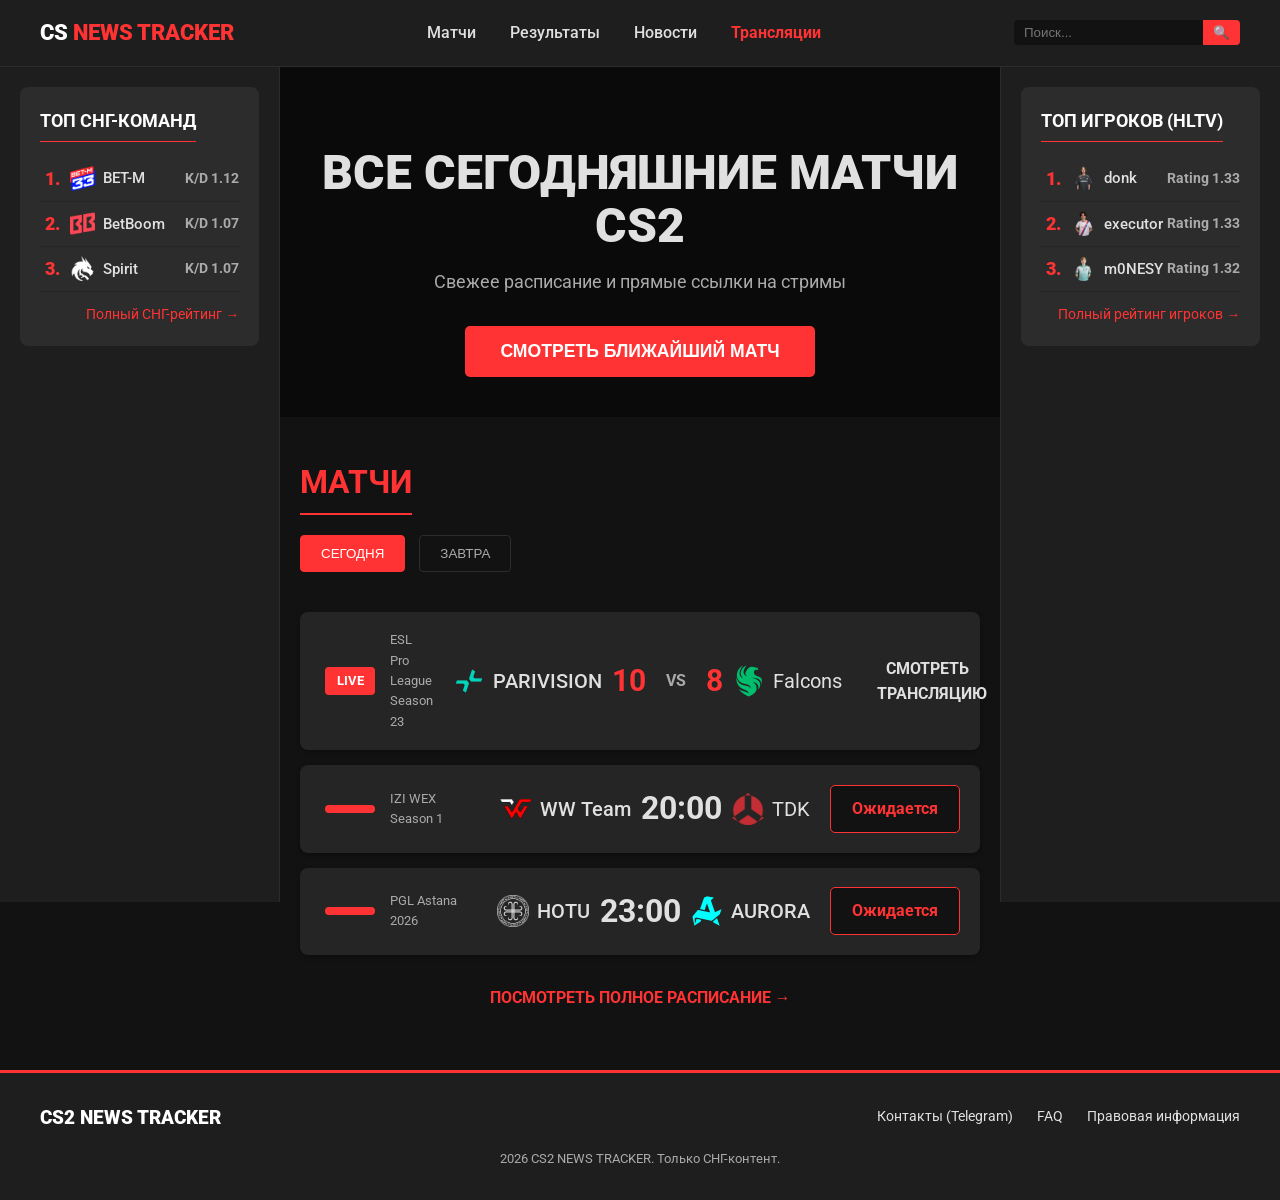
<file: index/index.html>
<!DOCTYPE html>
<html lang="ru">
<head>
    <meta charset="UTF-8">
    <meta name="viewport" content="width=device-width, initial-scale=1.0">
    <title>CS2 NEWS TRACKER | СНГ-Фокус</title>
    <link rel="stylesheet" type="text/css" href="../css/style.css">
    <link href="https://fonts.googleapis.com/css2?family=Roboto:wght@400;700;900&display=swap" rel="stylesheet">
</head>
<body>

    <header class="navbar">
	<a href="../index/index.html" class="logo">
	CS <span>NEWS TRACKER</span>
	</a>
		<nav>
            <a href="">Матчи</a>
            <a href="">Результаты</a>
            <a href="">Новости</a>
            <a href="" class="active">Трансляции</a>
        </nav>
        <div class="search-area">
            <input type="text" placeholder="Поиск..." class="search-input">
            <button class="search-btn">🔍</button>
        </div>
    </header>

    <div class="main-layout-container">
        <aside class="sidebar left-sidebar">
            <div class="stat-panel">
                <h3 class="panel-title">ТОП СНГ-КОМАНД</h3>
                <div class="panel-content">
                    <div class="ranking-item">
                        <span class="rank">1.</span>
                        <img src="../img/Team/33.png" class="stat-icon" alt="Team Logo">
                        <span class="stat-name">BET-M</span>
                        <span class="stat-value">K/D 1.12</span>
                    </div>
                    <div class="ranking-item">
                        <span class="rank">2.</span>
                        <img src="../img/Team/BB.png" class="stat-icon" alt="Team Logo">
                        <span class="stat-name">BetBoom</span>
                        <span class="stat-value">K/D 1.07</span>
                    </div>
                    <div class="ranking-item">
                        <span class="rank">3.</span>
                        <img src="../img/Team/Spirit.png" class="stat-icon" alt="Team Logo">
                        <span class="stat-name">Spirit</span>
                        <span class="stat-value">K/D 1.07</span>
                    </div>
                    <a href="../cis-ranking/cis-ranking.html" class="full-link">Полный СНГ-рейтинг →</a>
                </div>
            </div>
        </aside>

        <main class="center-content">

            <div class="hero-section">
                <div class="hero-content">
                    <h1 class="hero-title">
                        ВСЕ СЕГОДНЯШНИЕ МАТЧИ CS2 
                    </h1>
                    <p class="hero-subtitle">
                        Свежее расписание и прямые ссылки на стримы
                    </p>
                    <button class="cta-button" id="cta-main">
                        СМОТРЕТЬ БЛИЖАЙШИЙ МАТЧ
                    </button>
                </div>
            </div>

            <section class="matches-section">
                <h2>МАТЧИ</h2>
                <div class="tabs">
                    <button class="tab-button active" data-tab="today">СЕГОДНЯ</button>
                    <button class="tab-button" data-tab="tomorrow">ЗАВТРА</button>
                </div>
                <div id="matches-container">

				<div id="tab-today" class="tab-content">
				<div class="match-card live">
				<span class="live-badge">LIVE</span>
				<div class="match-time-info">
                <div class="tournament-name">ESL Pro League Season 23</div>
                <div class="match-time"></div>
				</div>
				<div class="teams">
                <div class="team team-a">
                    <img src="../img/Team/PV.png" class="team-icon" alt="PARIVISION Logo">
                    <span class="team-name">PARIVISION</span>
                </div>
                <div class="score">10</div>
                <div class="vs-divider">VS</div>
                <div class="score">8</div>
                <div class="team team-b">
                    <img src="../img/Team/Falcons.png" class="team-icon" alt="Falcons Logo">
                    <span class="team-name-b">Falcons</span>
                </div>
            </div>
            <a href="" target="_blank" class="watch-link">СМОТРЕТЬ ТРАНСЛЯЦИЮ</a>
        </div>

        <div class="match-card upcoming">
            <span class="live-badge"></span>
            <div class="match-time-info">
                <div class="tournament-name">IZI WEX Season 1</div>
            </div>
            <div class="teams">
                <div class="team team-a">
                    <img src="../img/Team/WW.png" class="team-icon" alt="WW Team Logo">
                    <span class="team-name">WW Team</span>
                </div>
                <div class="live-time">20:00</div>
                <div class="team team-b">
                    <img src="../img/Team/TDK.png" class="team-icon" alt="TDK Logo">
                    <span class="team-name-b">TDK</span>
                </div>
            </div>
            <a href="" target="_blank" class="watch-link grey-link">Ожидается</a>
        </div>

        <div class="match-card upcoming">
            <span class="live-badge"></span>
            <div class="match-time-info">
                <div class="tournament-name">PGL Astana 2026</div>
            </div>
            <div class="teams">
                <div class="team team-a">
                    <img src="../img/Team/HOTU.png" class="team-icon" alt="HOTU Logo">
                    <span class="team-name">HOTU</span>
                </div>
                <div class="live-time">23:00</div>
                <div class="team team-b">
                    <img src="../img/Team/Aurora.png" class="team-icon" alt="AURORA Logo">
                    <span class="team-name">AURORA</span>
                </div>
            </div>
            <a href="" target="_blank" class="watch-link grey-link">Ожидается</a>
        </div>
    </div>

    <div id="tab-tomorrow" class="tab-content" style="display: none;">
        <div class="match-card upcoming">
            <span class="live-badge"></span>
            <div class="match-time-info">
                <div class="tournament-name">IEM Atlanta 2026</div>
            </div>
            <div class="teams">
                <div class="team team-a">
                    <img src="../img/Team/Nemesis.png" class="team-icon" alt="Nemesis Logo">
                    <span class="team-name">Nemesis</span>
                </div>
                <div class="live-time">14:00</div>
                <div class="team team-b">
                    <img src="../img/Team/Fnatic.png" class="team-icon" alt="Fnatic Logo">
                    <span class="team-name-b">Fnatic</span>
                </div>
            </div>
            <a href="" target="_blank" class="watch-link grey-link">Ожидается</a>
        </div>
		<div class="match-card upcoming">
            <span class="live-badge"></span>
            <div class="match-time-info">
                <div class="tournament-name">PGL Astana 2026</div>
            </div>
            <div class="teams">
                <div class="team team-a">
                    <img src="../img/Team/Spirit.png" class="team-icon" alt="Spirit Logo">
                    <span class="team-name">Team Spirit</span>
                </div>
                <div class="live-time">18:00</div>
                <div class="team team-b">
                    <img src="../img/Team/Vitality.png" class="team-icon" alt="Vitality Logo">
                    <span class="team-name-b">Team Vitality</span>
                </div>
            </div>
            <a href="" target="_blank" class="watch-link grey-link">Ожидается</a>
        </div>
    </div>
    </div>  
                <div class="full-schedule-link">
                    <a href="">ПОСМОТРЕТЬ ПОЛНОЕ РАСПИСАНИЕ →</a>
                </div>
            </section>
        </main>

        <aside class="sidebar right-sidebar">
            <div class="stat-panel">
                <h3 class="panel-title">ТОП ИГРОКОВ (HLTV)</h3>
                <div class="panel-content">
                    <div class="ranking-item player-item">
                        <span class="rank">1.</span>
                        <img src="../img/Players/Donk.png" class="stat-icon player-icon" alt="Player Avatar">
                        <span class="stat-name">donk</span>
                        <span class="stat-value">Rating 1.33</span>
                    </div>
                    <div class="ranking-item player-item">
                        <span class="rank">2.</span>
                        <img src="../img/Players/executor.png" class="stat-icon player-icon" alt="Player Avatar">
                        <span class="stat-name">executor</span>
                        <span class="stat-value">Rating 1.33</span>
                    </div>
                     <div class="ranking-item player-item">
                        <span class="rank">3.</span>
                        <img src="../img/Players/Monesy.png" class="stat-icon player-icon" alt="Player Avatar">
                        <span class="stat-name">m0NESY</span>
                        <span class="stat-value">Rating 1.32</span>
                    </div>
                    <a href="../player-ranking/player-ranking.html" class="full-link">Полный рейтинг игроков →</a>
                </div>
            </div>
        </aside>
        
    </div>

    <footer class="footer">
        <div class="footer-content">
            <div class="footer-brand">CS2 NEWS TRACKER</div>
            <div class="footer-links">
                <a href="https://t.me/cs3news">Контакты (Telegram)</a>
                <a href="">FAQ</a>
                <a href="">Правовая информация</a>
            </div>
        </div>
        <p class="copyright">2026 CS2 NEWS TRACKER. Только СНГ-контент.</p>
    </footer>
<script>
    document.addEventListener('DOMContentLoaded', () => {
        const buttons = document.querySelectorAll('.tab-button');
        const contents = document.querySelectorAll('.tab-content');

        function showTab(tabId) {
            contents.forEach(content => {
                content.style.display = 'none';
                content.classList.remove('active');
            });
            const selectedTab = document.getElementById(tabId);
            if (selectedTab) {
                selectedTab.style.display = 'flex';
                selectedTab.classList.add('active');
            }
        }

        buttons.forEach(button => {
            button.addEventListener('click', () => {
                buttons.forEach(btn => btn.classList.remove('active'));
                button.classList.add('active');

                const targetTabId = button.getAttribute('data-tab');
                showTab('tab-' + targetTabId);
            });
        });

        const activeButton = document.querySelector('.tab-button.active');
        if (activeButton) {
            const initialTabId = activeButton.getAttribute('data-tab');
            showTab('tab-' + initialTabId);
        } else {
            showTab('tab-today');
        }
    });
</script>
</body>

</html>
</file>
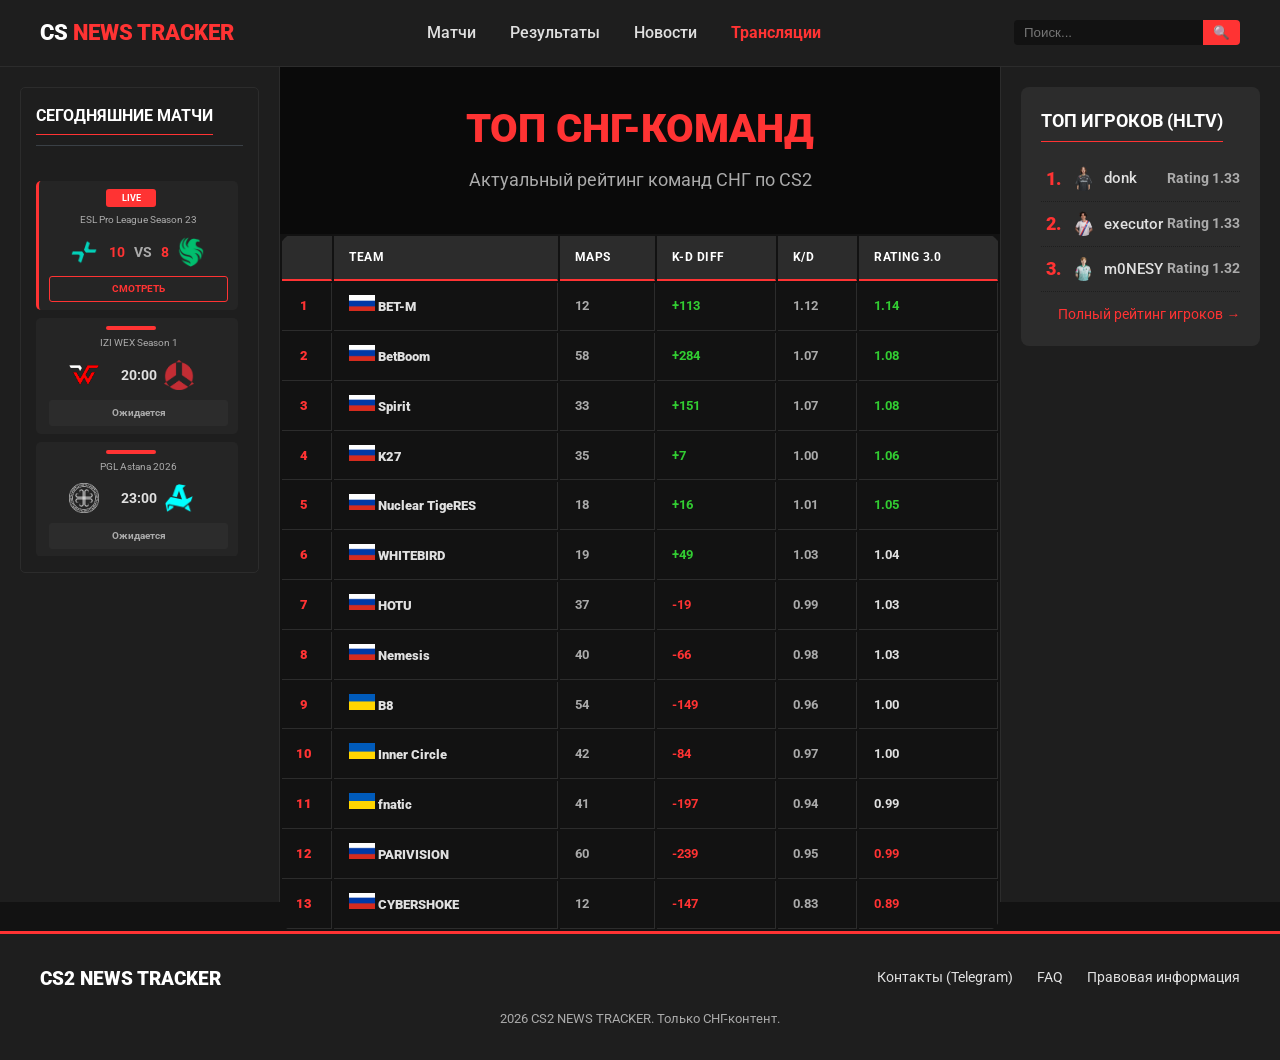
<file: cis-ranking/cis-ranking.html>
<!DOCTYPE html>
<html lang="ru">
<head>
    <meta charset="UTF-8">
    <meta name="viewport" content="width=device-width, initial-scale=1.0">
    <title>CS2 NEWS TRACKER | ТОП СНГ-КОМАНД</title>
    <link rel="stylesheet" type="text/css" href="../css/style.css">
    <link href="https://fonts.googleapis.com/css2?family=Roboto:wght@400;700;900&display=swap" rel="stylesheet">
</head>
<body>

    <header class="navbar">
    <a href="../index/index.html" class="logo">
	CS <span>NEWS TRACKER</span>
	</a>
        <nav>
            <a href="">Матчи</a>
            <a href="">Результаты</a>
            <a href="">Новости</a>
            <a href="" class="active">Трансляции</a>
        </nav>
        <div class="search-area">
            <input type="text" placeholder="Поиск..." class="search-input">
            <button class="search-btn">🔍</button>
        </div>
    </header>

    <div class="main-layout-container">
        <aside class="sidebar left-sidebar">
            <section class="sidebar-matches-section">
                <h3 class="panel-title">СЕГОДНЯШНИЕ МАТЧИ</h3>
                <div class="tabs">
                </div>
                <div id="matches-container">
                    <div id="tab-today" class="tab-content">
                        <div class="match-card live">
                            <span class="live-badge">LIVE</span>
                            <div class="match-time-info">
                                <div class="tournament-name">ESL Pro League Season 23</div>
                            </div>
                            <div class="teams">
                                <div class="team team-a">
                                    <img src="../img/Team/PV.png" class="team-icon-panel" alt="PARIVISION Logo">
                                </div>
                                <div class="score">10</div>
                                <div class="vs-divider">VS</div>
                                <div class="score">8</div>
                                <div class="team team-b">
                                    <img src="../img/Team/Falcons.png" class="team-icon-panel" alt="Falcons Logo">
                                </div>
                            </div>
                            <a href="#" target="_blank" class="watch-link">СМОТРЕТЬ</a>
                        </div>
                        <div class="match-card upcoming">
                            <span class="live-badge"></span>
                            <div class="match-time-info">
                                <div class="tournament-name">IZI WEX Season 1</div>
                            </div>
                            <div class="teams">
                                <div class="team team-a">
                                    <img src="../img/Team/WW.png" class="team-icon-panel" alt="WW Team Logo">
                                </div>
                                <div class="live-time">20:00</div>
                                <div class="team team-b">
                                    <img src="../img/Team/TDK.png" class="team-icon-panel" alt="TDK Logo">
                                </div>
                            </div>
                            <a href="#" target="_blank" class="watch-link grey-link">Ожидается</a>
                        </div>
						                        <div class="match-card upcoming">
                            <span class="live-badge"></span>
                            <div class="match-time-info">
                                <div class="tournament-name">PGL Astana 2026</div>
                            </div>
                            <div class="teams">
                                <div class="team team-a">
                                    <img src="../img/Team/HOTU.png" class="team-icon-panel" alt="HOTU Logo">
                                </div>
                                <div class="live-time">23:00</div>
                                <div class="team team-b">
                                    <img src="../img/Team/Aurora.png" class="team-icon-panel" alt="Aurora Logo">
                                </div>
                            </div>
                            <a href="#" target="_blank" class="watch-link grey-link">Ожидается</a>
                        </div>
                    </div>
                    <div id="tab-tomorrow" class="tab-content" style="display: none;">
                         <a href="../index.html" class="full-link">Полное расписание →</a>
                    </div>
                </div>
            </section>
        </aside>

        <main class="center-content">
            <div class="page-header">
                <h1>ТОП СНГ-КОМАНД</h1>
                <p>Актуальный рейтинг команд СНГ по CS2</p>
            </div>
            <section class="ranking-list">
                <div class="player-ranking-table-screenshot">
                    <table style="width: 100%";>
                        <thead>
                            <tr>
                                <th data-label=""></th>
								<th data-label="Player">Team</th>
                                <th data-label="Maps">Maps</th>
                                <th data-label="K-D Diff">K-D Diff</th>
                                <th data-label="K/D">K/D</th>
                                <th data-label="Rating 3.0">Rating 3.0</th>
                            </tr>
                        </thead>
                        <tbody>
							<tr>
								<td class="rank" data-label="#">1</td>
								<td class="player-name-cell" data-label="Team">
									<img src="../img/Country/RU.png" class="flag-icon" alt="">
									<span class="player-name">BET-M</span>
								</td>
								<td data-label="Maps">12</td>
								<td class="positive-value" data-label="K-D Diff">+113</td>
								<td data-label="K/D">1.12</td>
								<td class="positive-value" data-label="Rating">1.14</td>
							</tr>

							<tr>
								<td class="rank" data-label="#">2</td>
								<td class="player-name-cell" data-label="Team">
									<img src="../img/Country/RU.png" class="flag-icon" alt="">
									<span class="player-name">BetBoom</span>
								</td>
								<td data-label="Maps">58</td>
								<td class="positive-value" data-label="K-D Diff">+284</td>
								<td data-label="K/D">1.07</td>
								<td class="positive-value" data-label="Rating">1.08</td>
							</tr>

							<tr>
								<td class="rank" data-label="#">3</td>
								<td class="player-name-cell" data-label="Team">
									<img src="../img/Country/RU.png" class="flag-icon" alt="">
									<span class="player-name">Spirit</span>
								</td>
								<td data-label="Maps">33</td>
								<td class="positive-value" data-label="K-D Diff">+151</td>
								<td data-label="K/D">1.07</td>
								<td class="positive-value" data-label="Rating">1.08</td>
							</tr>

							<tr>
								<td class="rank" data-label="#">4</td>
								<td class="player-name-cell" data-label="Team">
									<img src="../img/Country/RU.png" class="flag-icon" alt="">
									<span class="player-name">K27</span>
								</td>
								<td data-label="Maps">35</td>
								<td class="positive-value" data-label="K-D Diff">+7</td>
								<td data-label="K/D">1.00</td>
								<td class="positive-value" data-label="Rating">1.06</td>
							</tr>

							<tr>
								<td class="rank" data-label="#">5</td>
								<td class="player-name-cell" data-label="Team">
									<img src="../img/Country/RU.png" class="flag-icon" alt="">
									<span class="player-name">Nuclear TigeRES</span>
								</td>
								<td data-label="Maps">18</td>
								<td class="positive-value" data-label="K-D Diff">+16</td>
								<td data-label="K/D">1.01</td>
								<td class="positive-value" data-label="Rating">1.05</td>
							</tr>

							<tr>
								<td class="rank" data-label="#">6</td>
								<td class="player-name-cell" data-label="Team">
									<img src="../img/Country/RU.png" class="flag-icon" alt="">
									<span class="player-name">WHITEBIRD</span>
								</td>
								<td data-label="Maps">19</td>
								<td class="positive-value" data-label="K-D Diff">+49</td>
								<td data-label="K/D">1.03</td>
								<td class="neytral-value" data-label="Rating">1.04</td>
							</tr>

							<tr>
								<td class="rank" data-label="#">7</td>
								<td class="player-name-cell" data-label="Team">
									<img src="../img/Country/RU.png" class="flag-icon" alt="">
									<span class="player-name">HOTU</span>
								</td>
								<td data-label="Maps">37</td>
								<td class="negative-value" data-label="K-D Diff">-19</td>
								<td data-label="K/D">0.99</td>
								<td class="neytral-value" data-label="Rating">1.03</td>
							</tr>

							<tr>
								<td class="rank" data-label="#">8</td>
								<td class="player-name-cell" data-label="Team">
									<img src="../img/Country/RU.png" class="flag-icon" alt="">
									<span class="player-name">Nemesis</span>
								</td>
								<td data-label="Maps">40</td>
								<td class="negative-value" data-label="K-D Diff">-66</td>
								<td data-label="K/D">0.98</td>
								<td class="neytral-value" data-label="Rating">1.03</td>
							</tr>

							<tr>
								<td class="rank" data-label="#">9</td>
								<td class="player-name-cell" data-label="Team">
									<img src="../img/Country/ua.png" class="flag-icon" alt="">
									<span class="player-name">B8</span>
								</td>
								<td data-label="Maps">54</td>
								<td class="negative-value" data-label="K-D Diff">-149</td>
								<td data-label="K/D">0.96</td>
								<td class="neytral-value" data-label="Rating">1.00</td>
							</tr>

							<tr>
								<td class="rank" data-label="#">10</td>
								<td class="player-name-cell" data-label="Team">
									<img src="../img/Country/ua.png" class="flag-icon" alt="">
									<span class="player-name">Inner Circle</span>
								</td>
								<td data-label="Maps">42</td>
								<td class="negative-value" data-label="K-D Diff">-84</td>
								<td data-label="K/D">0.97</td>
								<td class="neytral-value" data-label="Rating">1.00</td>
							</tr>

							<tr>
								<td class="rank" data-label="#">11</td>
								<td class="player-name-cell" data-label="Team">
									<img src="../img/Country/ua.png" class="flag-icon" alt="">
									<span class="player-name">fnatic</span>
								</td>
								<td data-label="Maps">41</td>
								<td class="negative-value" data-label="K-D Diff">-197</td>
								<td data-label="K/D">0.94</td>
								<td class="neytral-value" data-label="Rating">0.99</td>
							</tr>

							<tr>
								<td class="rank" data-label="#">12</td>
								<td class="player-name-cell" data-label="Team">
									<img src="../img/Country/RU.png" class="flag-icon" alt="">
									<span class="player-name">PARIVISION</span>
								</td>
								<td data-label="Maps">60</td>
								<td class="negative-value" data-label="K-D Diff">-239</td>
								<td data-label="K/D">0.95</td>
								<td class="negative-value" data-label="Rating">0.99</td>
							</tr>

							<tr>
								<td class="rank" data-label="#">13</td>
								<td class="player-name-cell" data-label="Team">
									<img src="../img/Country/RU.png" class="flag-icon" alt="">
									<span class="player-name">CYBERSHOKE</span>
								</td>
								<td data-label="Maps">12</td>
								<td class="negative-value" data-label="K-D Diff">-147</td>
								<td data-label="K/D">0.83</td>
								<td class="negative-value" data-label="Rating">0.89</td>
							</tr>
                        </tbody>
                    </table>
                </div>
            </section>
        </main>

        <aside class="sidebar right-sidebar">
            <div class="stat-panel">
                <h3 class="panel-title">ТОП ИГРОКОВ (HLTV)</h3>
                <div class="panel-content">
                    <div class="ranking-item player-item">
                        <span class="rank">1.</span>
                        <img src="../img/Players/Donk.png" class="stat-icon player-icon" alt="Player Avatar">
                        <span class="stat-name">donk</span>
                        <span class="stat-value">Rating 1.33</span>
                    </div>
                    <div class="ranking-item player-item">
                        <span class="rank">2.</span>
                        <img src="../img/Players/executor.png" class="stat-icon player-icon" alt="Player Avatar">
                        <span class="stat-name">executor</span>
                        <span class="stat-value">Rating 1.33</span>
                    </div>
                     <div class="ranking-item player-item">
                        <span class="rank">3.</span>
                        <img src="../img/Players/Monesy.png" class="stat-icon player-icon" alt="Player Avatar">
                        <span class="stat-name">m0NESY</span>
                        <span class="stat-value">Rating 1.32</span>
                    </div>
                    <a href="../player-ranking/player-ranking.html" class="full-link">Полный рейтинг игроков →</a>
                </div>
            </div>
            </div>
        </aside>

    </div>

    <footer class="footer">
        <div class="footer-content">
            <div class="footer-brand">CS2 NEWS TRACKER</div>
            <div class="footer-links">
                <a href="https://t.me/cs3news">Контакты (Telegram)</a>
                <a href="#">FAQ</a>
                <a href="#">Правовая информация</a>
            </div>
        </div>
        <p class="copyright">2026 CS2 NEWS TRACKER. Только СНГ-контент.</p>
    </footer>
</body>
</html>
</file>
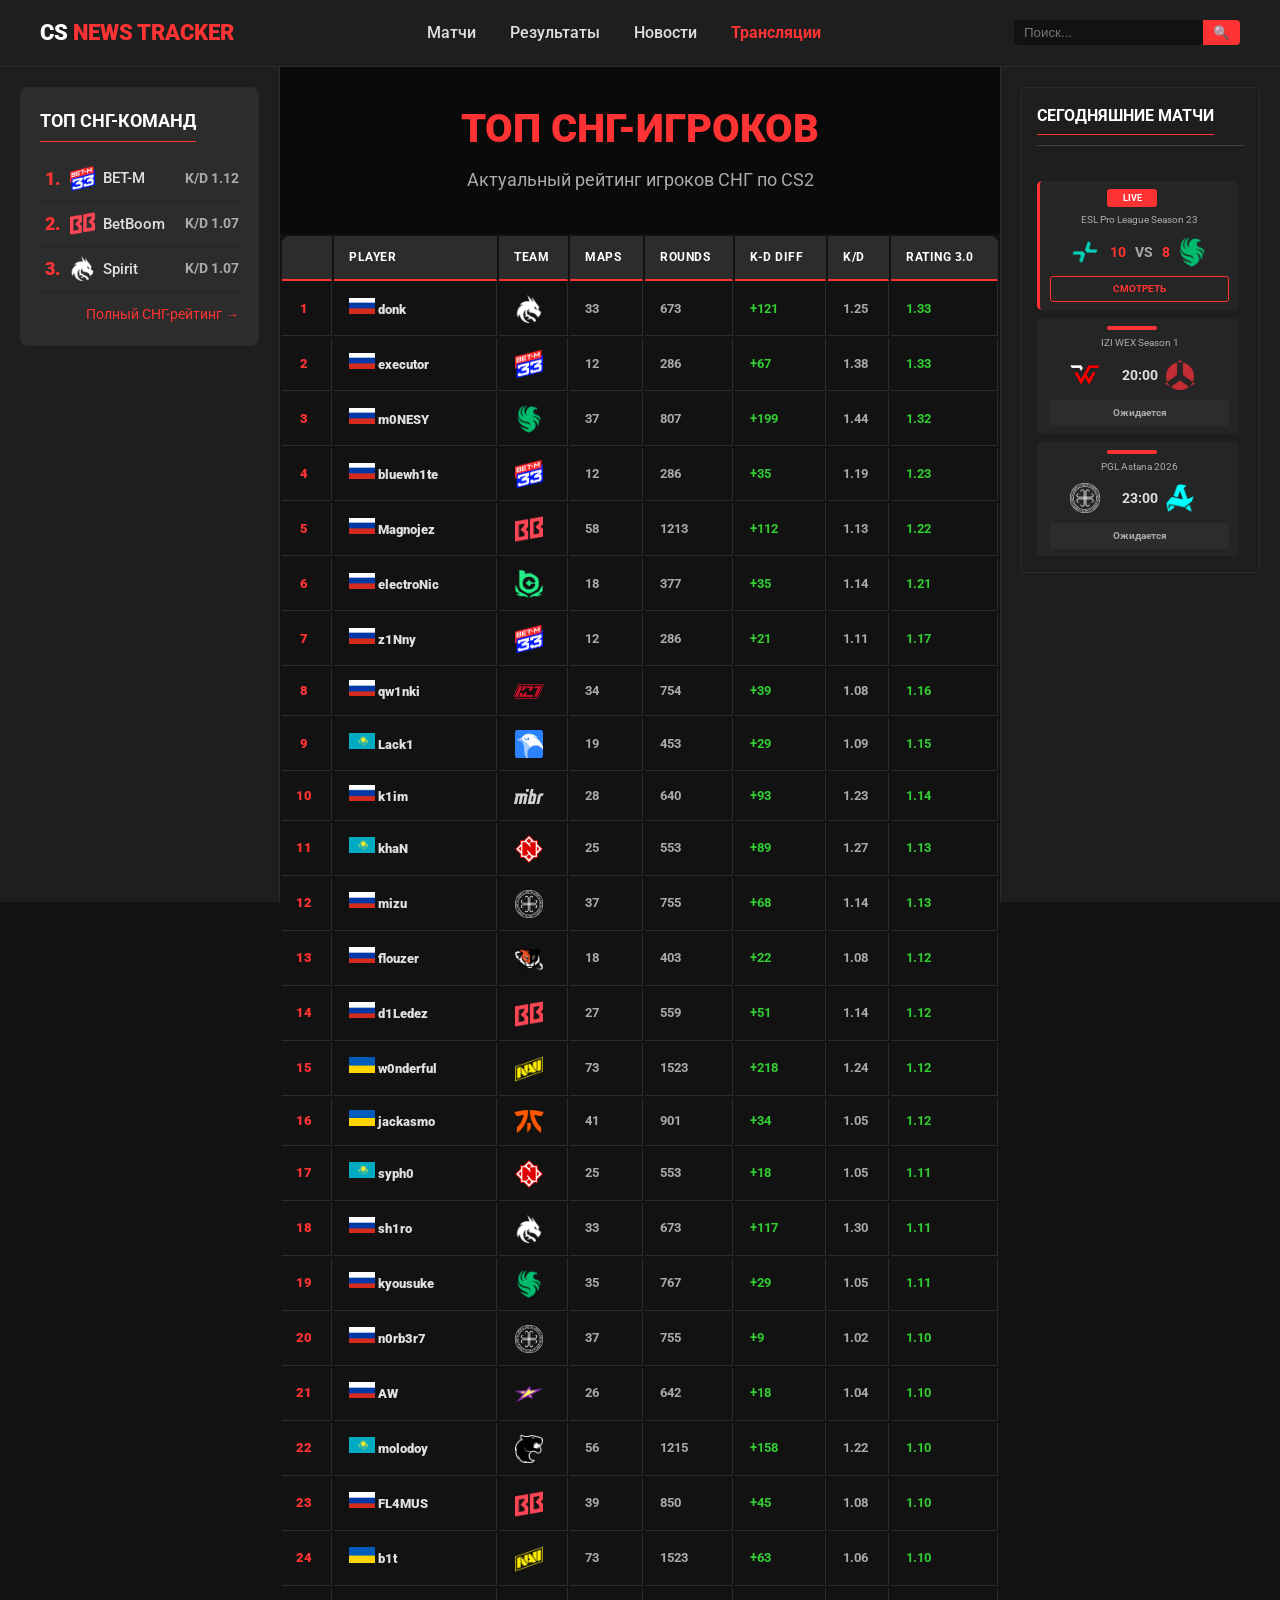
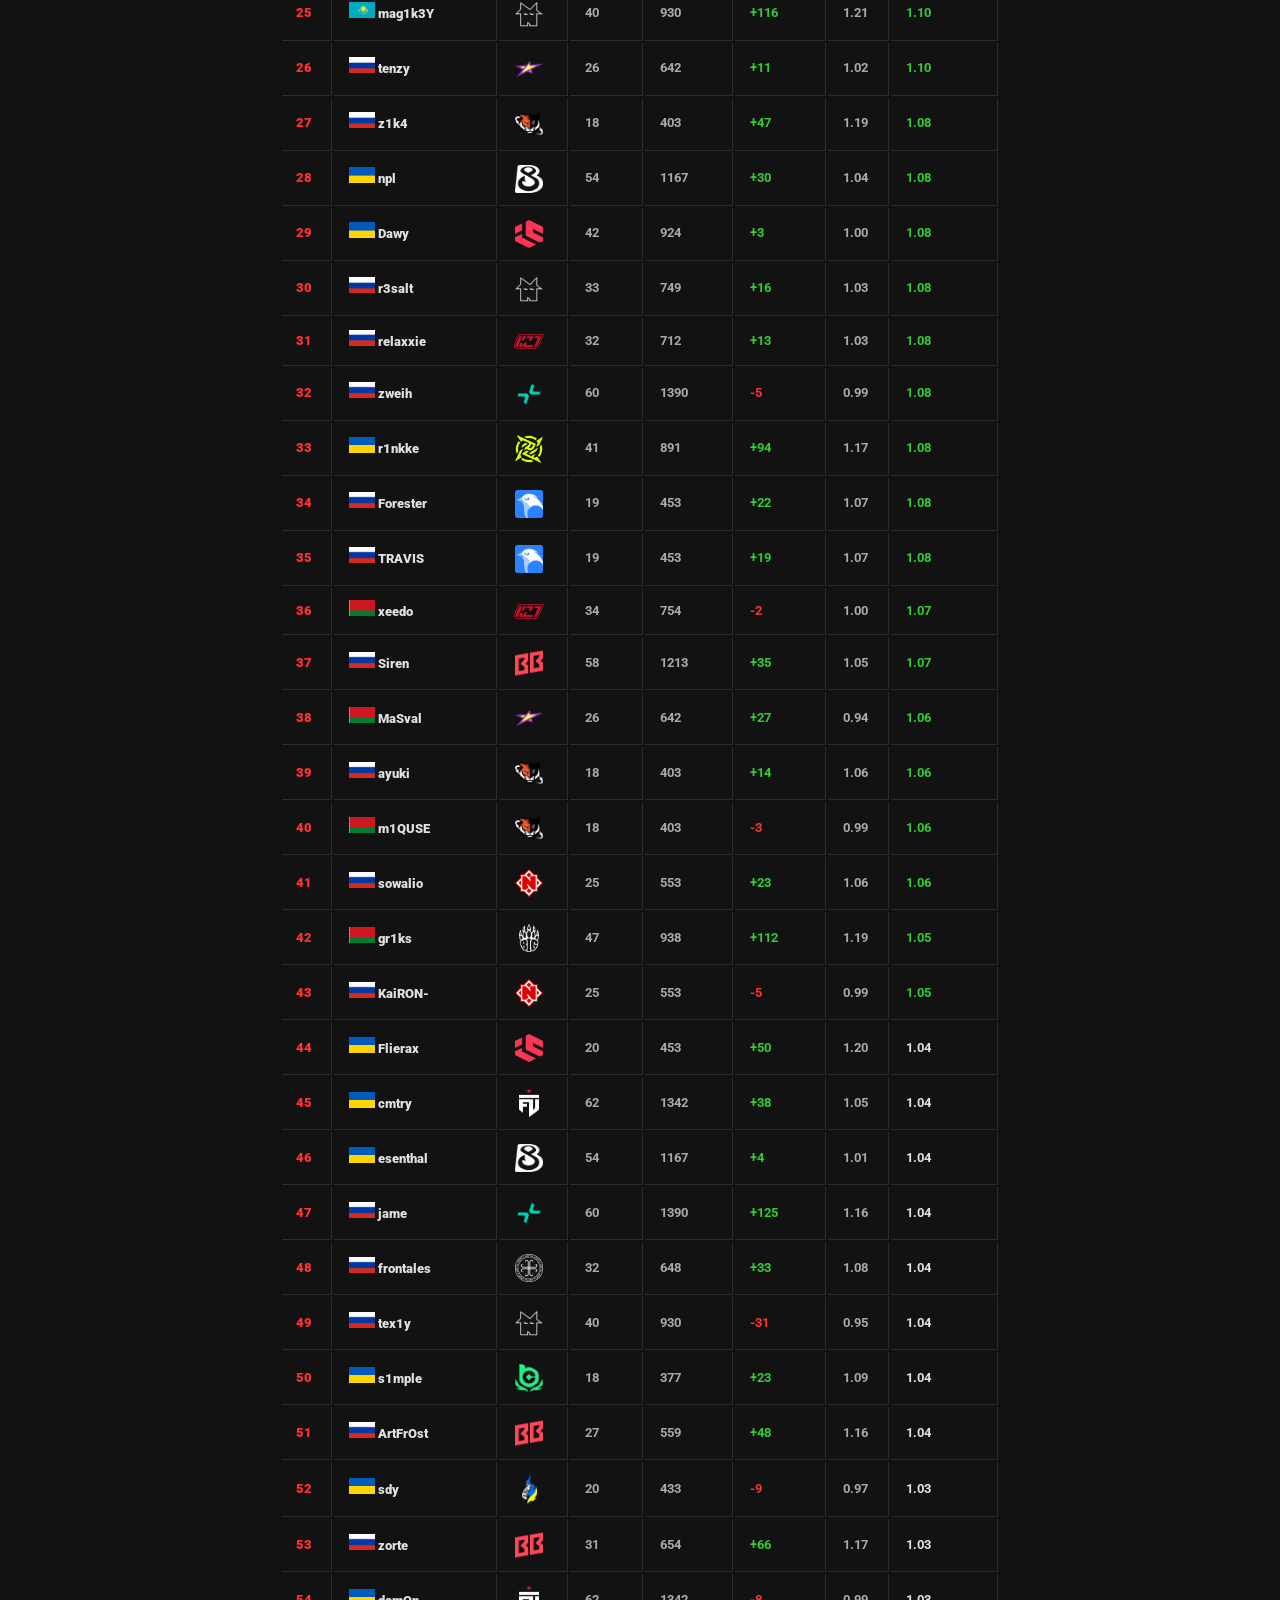
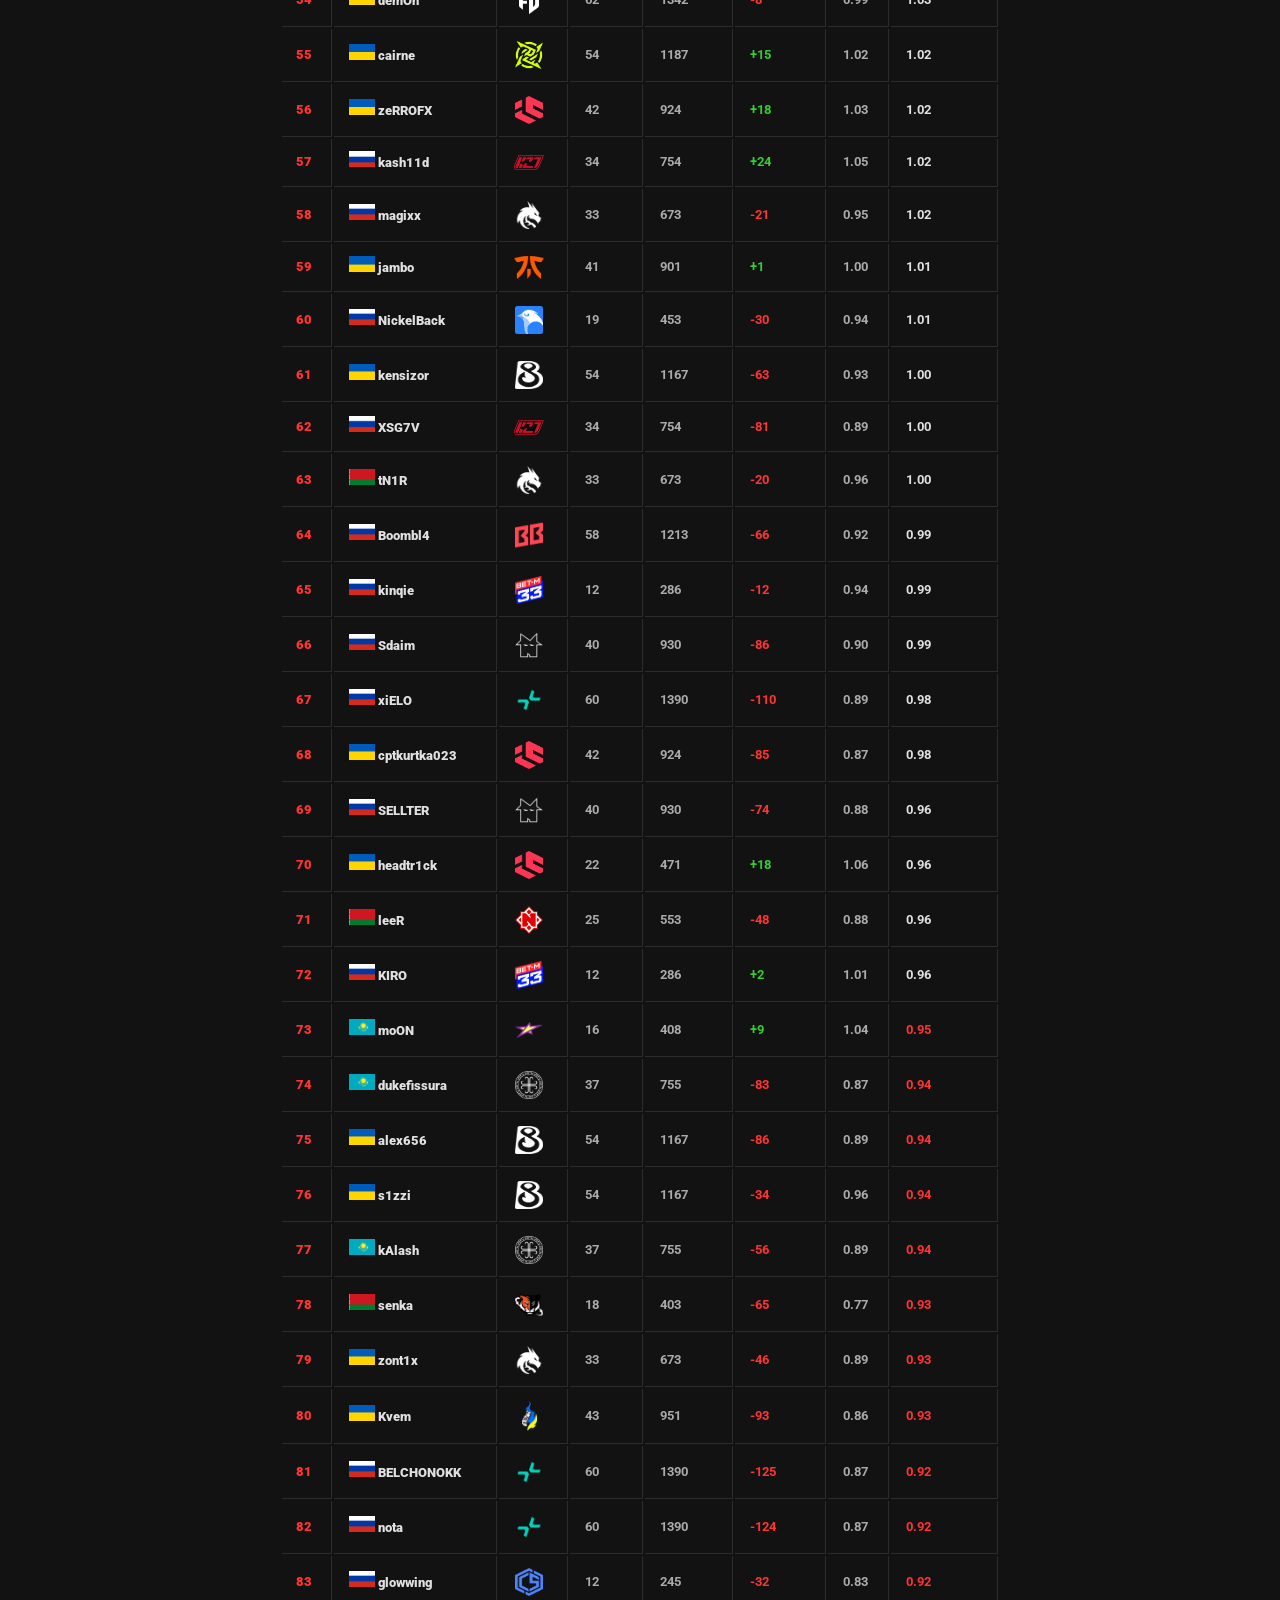
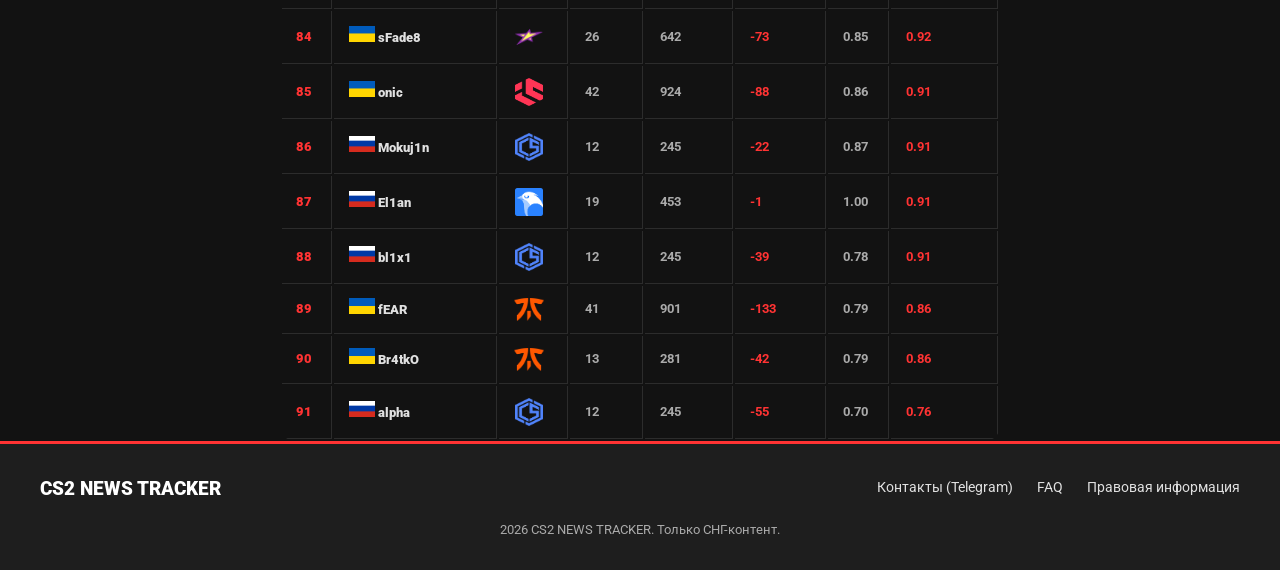
<file: player-ranking/player-ranking.html>
<!DOCTYPE html>
<html lang="ru">
<head>
    <meta charset="UTF-8">
    <meta name="viewport" content="width=device-width, initial-scale=1.0">
    <title>CS2 NEWS TRACKER | ТОП ИГРОКОВ (HLTV)</title>
    <link rel="stylesheet" type="text/css" href="../css/style.css">
    <link href="https://fonts.googleapis.com/css2?family=Roboto:wght@400;700;900&display=swap" rel="stylesheet">
</head>
<body>

    <header class="navbar">
	<a href="../index/index.html" class="logo">
	CS <span>NEWS TRACKER</span>
	</a> 
        <nav>
            <a href="">Матчи</a>
            <a href="">Результаты</a>
            <a href="">Новости</a>
            <a href="" class="active">Трансляции</a>
        </nav>
        <div class="search-area">
            <input type="text" placeholder="Поиск..." class="search-input">
            <button class="search-btn">🔍</button>
        </div>
    </header>

    <div class="main-layout-container">

        <aside class="sidebar left-sidebar">
            <div class="stat-panel">
                <h3 class="panel-title">ТОП СНГ-КОМАНД</h3>
                <div class="panel-content">
                    <div class="ranking-item">
                        <span class="rank">1.</span>
                        <img src="../img/Team/33.png" class="stat-icon" alt="Team Logo">
                        <span class="stat-name">BET-M</span>
                        <span class="stat-value">K/D 1.12</span>
                    </div>
                    <div class="ranking-item">
                        <span class="rank">2.</span>
                        <img src="../img/Team/BB.png" class="stat-icon" alt="Team Logo">
                        <span class="stat-name">BetBoom</span>
                        <span class="stat-value">K/D 1.07</span>
                    </div>
                    <div class="ranking-item">
                        <span class="rank">3.</span>
                        <img src="../img/Team/Spirit.png" class="stat-icon" alt="Team Logo">
                        <span class="stat-name">Spirit</span>
                        <span class="stat-value">K/D 1.07</span>
                    </div>
                    <a href="../cis-ranking/cis-ranking.html" class="full-link">Полный СНГ-рейтинг →</a>
                </div>
            </div>
        </aside>

        <main class="center-content">
            <div class="page-header">
                <h1>ТОП СНГ-ИГРОКОВ </h1>
                <p>Актуальный рейтинг игроков СНГ по CS2</p>
            </div>

            <section class="ranking-list">
                <div class="player-ranking-table-screenshot">
                    <table style="width: 100%";>
                        <thead>
                            <tr>
                                <th data-label=""></th>
								<th data-label="Player">Player</th>
                                <th data-label="Teams">Team</th>
                                <th data-label="Maps">Maps</th>
                                <th data-label="Rounds">Rounds</th>
                                <th data-label="K-D Diff">K-D Diff</th>
                                <th data-label="K/D">K/D</th>
                                <th data-label="Rating 3.0">Rating 3.0</th>
                            </tr>
                        </thead>
                        <tbody>
						<tr>
							<td class="rank" data-label="#">1</td>
							<td class="player-name-cell" data-label="Player">
								<img src="../img/Country/RU.png" class="flag-icon" alt="">
								<span class="player-name">donk</span>
							</td>
							<td class="team-logo-cell" data-label="Teams">
								<img src="../img/Team/Spirit.png" class="team-icon" alt="">
							</td>
							<td data-label="Maps">33</td>
							<td data-label="Rounds">673</td>
							<td class="positive-value" data-label="K-D Diff">+121</td>
							<td data-label="K/D">1.25</td>
							<td class="positive-value" data-label="Rating">1.33</td>
						</tr>

						<tr>
							<td class="rank" data-label="#">2</td>
							<td class="player-name-cell" data-label="Player">
								<img src="../img/Country/RU.png" class="flag-icon" alt="">
								<span class="player-name">executor</span>
							</td>
							<td class="team-logo-cell" data-label="Teams">
								<img src="../img/Team/33.png" class="team-icon" alt="">
							</td>
							<td data-label="Maps">12</td>
							<td data-label="Rounds">286</td>
							<td class="positive-value" data-label="K-D Diff">+67</td>
							<td data-label="K/D">1.38</td>
							<td class="positive-value" data-label="Rating">1.33</td>
						</tr>

						<tr>
							<td class="rank" data-label="#">3</td>
							<td class="player-name-cell" data-label="Player">
								<img src="../img/Country/RU.png" class="flag-icon" alt="">
								<span class="player-name">m0NESY</span>
							</td>
							<td class="team-logo-cell" data-label="Teams">
								<img src="../img/Team/Falcons.png" class="team-icon" alt="">
							</td>
							<td data-label="Maps">37</td>
							<td data-label="Rounds">807</td>
							<td class="positive-value" data-label="K-D Diff">+199</td>
							<td data-label="K/D">1.44</td>
							<td class="positive-value" data-label="Rating">1.32</td>
						</tr>

						<tr>
							<td class="rank" data-label="#">4</td>
							<td class="player-name-cell" data-label="Player">
								<img src="../img/Country/RU.png" class="flag-icon" alt="">
								<span class="player-name">bluewh1te</span>
							</td>
							<td class="team-logo-cell" data-label="Teams">
								<img src="../img/Team/33.png" class="team-icon" alt="">
							</td>
							<td data-label="Maps">12</td>
							<td data-label="Rounds">286</td>
							<td class="positive-value" data-label="K-D Diff">+35</td>
							<td data-label="K/D">1.19</td>
							<td class="positive-value" data-label="Rating">1.23</td>
						</tr>

						<tr>
							<td class="rank" data-label="#">5</td>
							<td class="player-name-cell" data-label="Player">
								<img src="../img/Country/RU.png" class="flag-icon" alt="">
								<span class="player-name">Magnojez</span>
							</td>
							<td class="team-logo-cell" data-label="Teams">
								<img src="../img/Team/BB.png" class="team-icon" alt="">
							</td>
							<td data-label="Maps">58</td>
							<td data-label="Rounds">1213</td>
							<td class="positive-value" data-label="K-D Diff">+112</td>
							<td data-label="K/D">1.13</td>
							<td class="positive-value" data-label="Rating">1.22</td>
						</tr>

						<tr>
							<td class="rank" data-label="#">6</td>
							<td class="player-name-cell" data-label="Player">
								<img src="../img/Country/RU.png" class="flag-icon" alt="">
								<span class="player-name">electroNic</span>
							</td>
							<td class="team-logo-cell" data-label="Teams">
								<img src="../img/Team/BC.png" class="team-icon" alt="">
							</td>
							<td data-label="Maps">18</td>
							<td data-label="Rounds">377</td>
							<td class="positive-value" data-label="K-D Diff">+35</td>
							<td data-label="K/D">1.14</td>
							<td class="positive-value" data-label="Rating">1.21</td>
						</tr>

						<tr>
							<td class="rank" data-label="#">7</td>
							<td class="player-name-cell" data-label="Player">
								<img src="../img/Country/RU.png" class="flag-icon" alt="">
								<span class="player-name">z1Nny</span>
							</td>
							<td class="team-logo-cell" data-label="Teams">
								<img src="../img/Team/33.png" class="team-icon" alt="">
							</td>
							<td data-label="Maps">12</td>
							<td data-label="Rounds">286</td>
							<td class="positive-value" data-label="K-D Diff">+21</td>
							<td data-label="K/D">1.11</td>
							<td class="positive-value" data-label="Rating">1.17</td>
						</tr>

						<tr>
							<td class="rank" data-label="#">8</td>
							<td class="player-name-cell" data-label="Player">
								<img src="../img/Country/RU.png" class="flag-icon" alt="">
								<span class="player-name">qw1nki</span>
							</td>
							<td class="team-logo-cell" data-label="Teams">
								<img src="../img/Team/K27.png" class="team-icon" alt="" style="width: 30px; height: 15px;">
							</td>
							<td data-label="Maps">34</td>
							<td data-label="Rounds">754</td>
							<td class="positive-value" data-label="K-D Diff">+39</td>
							<td data-label="K/D">1.08</td>
							<td class="positive-value" data-label="Rating">1.16</td>
						</tr>

						<tr>
							<td class="rank" data-label="#">9</td>
							<td class="player-name-cell" data-label="Player">
								<img src="../img/Country/KZ.png" class="flag-icon" alt="">
								<span class="player-name">Lack1</span>
							</td>
							<td class="team-logo-cell" data-label="Teams">
								<img src="../img/Team/WB.png" class="team-icon" alt="">
							</td>
							<td data-label="Maps">19</td>
							<td data-label="Rounds">453</td>
							<td class="positive-value" data-label="K-D Diff">+29</td>
							<td data-label="K/D">1.09</td>
							<td class="positive-value" data-label="Rating">1.15</td>
						</tr>

						<tr>
							<td class="rank" data-label="#">10</td>
							<td class="player-name-cell" data-label="Player">
								<img src="../img/Country/RU.png" class="flag-icon" alt="">
								<span class="player-name">k1im</span>
							</td>
							<td class="team-logo-cell" data-label="Teams">
								<img src="../img/Team/mibr.png" class="team-icon" alt=""  style="width: 30px; height: 15px;">
							</td>
							<td data-label="Maps">28</td>
							<td data-label="Rounds">640</td>
							<td class="positive-value" data-label="K-D Diff">+93</td>
							<td data-label="K/D">1.23</td>
							<td class="positive-value" data-label="Rating">1.14</td>
						</tr>

						<tr>
							<td class="rank" data-label="#">11</td>
							<td class="player-name-cell" data-label="Player">
								<img src="../img/Country/KZ.png" class="flag-icon" alt="">
								<span class="player-name">khaN</span>
							</td>
							<td class="team-logo-cell" data-label="Teams">
								<img src="../img/Team/Nemiga.png" class="team-icon" alt="">
							</td>
							<td data-label="Maps">25</td>
							<td data-label="Rounds">553</td>
							<td class="positive-value" data-label="K-D Diff">+89</td>
							<td data-label="K/D">1.27</td>
							<td class="positive-value" data-label="Rating">1.13</td>
						</tr>

						<tr>
							<td class="rank" data-label="#">12</td>
							<td class="player-name-cell" data-label="Player">
								<img src="../img/Country/RU.png" class="flag-icon" alt="">
								<span class="player-name">mizu</span>
							</td>
							<td class="team-logo-cell" data-label="Teams">
								<img src="../img/Team/HOTU.png" class="team-icon" alt="">
							</td>
							<td data-label="Maps">37</td>
							<td data-label="Rounds">755</td>
							<td class="positive-value" data-label="K-D Diff">+68</td>
							<td data-label="K/D">1.14</td>
							<td class="positive-value" data-label="Rating">1.13</td>
						</tr>

						<tr>
							<td class="rank" data-label="#">13</td>
							<td class="player-name-cell" data-label="Player">
								<img src="../img/Country/RU.png" class="flag-icon" alt="">
								<span class="player-name">flouzer</span>
							</td>
							<td class="team-logo-cell" data-label="Teams">
								<img src="../img/Team/NT.png" class="team-icon" alt="">
							</td>
							<td data-label="Maps">18</td>
							<td data-label="Rounds">403</td>
							<td class="positive-value" data-label="K-D Diff">+22</td>
							<td data-label="K/D">1.08</td>
							<td class="positive-value" data-label="Rating">1.12</td>
						</tr>

						<tr>
							<td class="rank" data-label="#">14</td>
							<td class="player-name-cell" data-label="Player">
								<img src="../img/Country/RU.png" class="flag-icon" alt="">
								<span class="player-name">d1Ledez</span>
							</td>
							<td class="team-logo-cell" data-label="Teams">
								<img src="../img/Team/BB.png" class="team-icon" alt="">
							</td>
							<td data-label="Maps">27</td>
							<td data-label="Rounds">559</td>
							<td class="positive-value" data-label="K-D Diff">+51</td>
							<td data-label="K/D">1.14</td>
							<td class="positive-value" data-label="Rating">1.12</td>
						</tr>

						<tr>
							<td class="rank" data-label="#">15</td>
							<td class="player-name-cell" data-label="Player">
								<img src="../img/Country/ua.png" class="flag-icon" alt="">
								<span class="player-name">w0nderful</span>
							</td>
							<td class="team-logo-cell" data-label="Teams">
								<img src="../img/Team/Navi.png" class="team-icon" alt="">
							</td>
							<td data-label="Maps">73</td>
							<td data-label="Rounds">1523</td>
							<td class="positive-value" data-label="K-D Diff">+218</td>
							<td data-label="K/D">1.24</td>
							<td class="positive-value" data-label="Rating">1.12</td>
						</tr>

						<tr>
							<td class="rank" data-label="#">16</td>
							<td class="player-name-cell" data-label="Player">
								<img src="../img/Country/ua.png" class="flag-icon" alt="">
								<span class="player-name">jackasmo</span>
							</td>
							<td class="team-logo-cell" data-label="Teams">
								<img src="../img/Team/Fnatic.png" class="team-icon" alt="" style="width: 30px; height: 23px;">
							</td>
							<td data-label="Maps">41</td>
							<td data-label="Rounds">901</td>
							<td class="positive-value" data-label="K-D Diff">+34</td>
							<td data-label="K/D">1.05</td>
							<td class="positive-value" data-label="Rating">1.12</td>
						</tr>

						<tr>
							<td class="rank" data-label="#">17</td>
							<td class="player-name-cell" data-label="Player">
								<img src="../img/Country/KZ.png" class="flag-icon" alt="">
								<span class="player-name">syph0</span>
							</td>
							<td class="team-logo-cell" data-label="Teams">
								<img src="../img/Team/Nemiga.png" class="team-icon" alt="">
							</td>
							<td data-label="Maps">25</td>
							<td data-label="Rounds">553</td>
							<td class="positive-value" data-label="K-D Diff">+18</td>
							<td data-label="K/D">1.05</td>
							<td class="positive-value" data-label="Rating">1.11</td>
						</tr>

						<tr>
							<td class="rank" data-label="#">18</td>
							<td class="player-name-cell" data-label="Player">
								<img src="../img/Country/RU.png" class="flag-icon" alt="">
								<span class="player-name">sh1ro</span>
							</td>
							<td class="team-logo-cell" data-label="Teams">
								<img src="../img/Team/Spirit.png" class="team-icon" alt="">
							</td>
							<td data-label="Maps">33</td>
							<td data-label="Rounds">673</td>
							<td class="positive-value" data-label="K-D Diff">+117</td>
							<td data-label="K/D">1.30</td>
							<td class="positive-value" data-label="Rating">1.11</td>
						</tr>

						<tr>
							<td class="rank" data-label="#">19</td>
							<td class="player-name-cell" data-label="Player">
								<img src="../img/Country/RU.png" class="flag-icon" alt="">
								<span class="player-name">kyousuke</span>
							</td>
							<td class="team-logo-cell" data-label="Teams">
								<img src="../img/Team/Falcons.png" class="team-icon" alt="">
							</td>
							<td data-label="Maps">35</td>
							<td data-label="Rounds">767</td>
							<td class="positive-value" data-label="K-D Diff">+29</td>
							<td data-label="K/D">1.05</td>
							<td class="positive-value" data-label="Rating">1.11</td>
						</tr>

						<tr>
							<td class="rank" data-label="#">20</td>
							<td class="player-name-cell" data-label="Player">
								<img src="../img/Country/RU.png" class="flag-icon" alt="">
								<span class="player-name">n0rb3r7</span>
							</td>
							<td class="team-logo-cell" data-label="Teams">
								<img src="../img/Team/HOTU.png" class="team-icon" alt="">
							</td>
							<td data-label="Maps">37</td>
							<td data-label="Rounds">755</td>
							<td class="positive-value" data-label="K-D Diff">+9</td>
							<td data-label="K/D">1.02</td>
							<td class="positive-value" data-label="Rating">1.10</td>
						</tr>

						<tr>
							<td class="rank" data-label="#">21</td>
							<td class="player-name-cell" data-label="Player">
								<img src="../img/Country/RU.png" class="flag-icon" alt="">
								<span class="player-name">AW</span>
							</td>
							<td class="team-logo-cell" data-label="Teams">
								<img src="../img/Team/magic.png" class="team-icon" alt="">
							</td>
							<td data-label="Maps">26</td>
							<td data-label="Rounds">642</td>
							<td class="positive-value" data-label="K-D Diff">+18</td>
							<td data-label="K/D">1.04</td>
							<td class="positive-value" data-label="Rating">1.10</td>
						</tr>

						<tr>
							<td class="rank" data-label="#">22</td>
							<td class="player-name-cell" data-label="Player">
								<img src="../img/Country/KZ.png" class="flag-icon" alt="">
								<span class="player-name">molodoy</span>
							</td>
							<td class="team-logo-cell" data-label="Teams">
								<img src="../img/Team/FURIA.png" class="team-icon" alt="">
							</td>
							<td data-label="Maps">56</td>
							<td data-label="Rounds">1215</td>
							<td class="positive-value" data-label="K-D Diff">+158</td>
							<td data-label="K/D">1.22</td>
							<td class="positive-value" data-label="Rating">1.10</td>
						</tr>

						<tr>
							<td class="rank" data-label="#">23</td>
							<td class="player-name-cell" data-label="Player">
								<img src="../img/Country/RU.png" class="flag-icon" alt="">
								<span class="player-name">FL4MUS</span>
							</td>
							<td class="team-logo-cell" data-label="Teams">
								<img src="../img/Team/BB.png" class="team-icon" alt="">
							</td>
							<td data-label="Maps">39</td>
							<td data-label="Rounds">850</td>
							<td class="positive-value" data-label="K-D Diff">+45</td>
							<td data-label="K/D">1.08</td>
							<td class="positive-value" data-label="Rating">1.10</td>
						</tr>

						<tr>
							<td class="rank" data-label="#">24</td>
							<td class="player-name-cell" data-label="Player">
								<img src="../img/Country/ua.png" class="flag-icon" alt="">
								<span class="player-name">b1t</span>
							</td>
							<td class="team-logo-cell" data-label="Teams">
								<img src="../img/Team/Navi.png" class="team-icon" alt="">
							</td>
							<td data-label="Maps">73</td>
							<td data-label="Rounds">1523</td>
							<td class="positive-value" data-label="K-D Diff">+63</td>
							<td data-label="K/D">1.06</td>
							<td class="positive-value" data-label="Rating">1.10</td>
						</tr>

						<tr>
							<td class="rank" data-label="#">25</td>
							<td class="player-name-cell" data-label="Player">
								<img src="../img/Country/KZ.png" class="flag-icon" alt="">
								<span class="player-name">mag1k3Y</span>
							</td>
							<td class="team-logo-cell" data-label="Teams">
								<img src="../img/Team/Nemesis.png" class="team-icon" alt="">
							</td>
							<td data-label="Maps">40</td>
							<td data-label="Rounds">930</td>
							<td class="positive-value" data-label="K-D Diff">+116</td>
							<td data-label="K/D">1.21</td>
							<td class="positive-value" data-label="Rating">1.10</td>
						</tr>

						<tr>
							<td class="rank" data-label="#">26</td>
							<td class="player-name-cell" data-label="Player">
								<img src="../img/Country/RU.png" class="flag-icon" alt="">
								<span class="player-name">tenzy</span>
							</td>
							<td class="team-logo-cell" data-label="Teams">
								<img src="../img/Team/magic.png" class="team-icon" alt="">
							</td>
							<td data-label="Maps">26</td>
							<td data-label="Rounds">642</td>
							<td class="positive-value" data-label="K-D Diff">+11</td>
							<td data-label="K/D">1.02</td>
							<td class="positive-value" data-label="Rating">1.10</td>
						</tr>

						<tr>
							<td class="rank" data-label="#">27</td>
							<td class="player-name-cell" data-label="Player">
								<img src="../img/Country/RU.png" class="flag-icon" alt="">
								<span class="player-name">z1k4</span>
							</td>
							<td class="team-logo-cell" data-label="Teams">
								<img src="../img/Team/NT.png" class="team-icon" alt="">
							</td>
							<td data-label="Maps">18</td>
							<td data-label="Rounds">403</td>
							<td class="positive-value" data-label="K-D Diff">+47</td>
							<td data-label="K/D">1.19</td>
							<td class="positive-value" data-label="Rating">1.08</td>
						</tr>

						<tr>
							<td class="rank" data-label="#">28</td>
							<td class="player-name-cell" data-label="Player">
								<img src="../img/Country/ua.png" class="flag-icon" alt="">
								<span class="player-name">npl</span>
							</td>
							<td class="team-logo-cell" data-label="Teams">
								<img src="../img/Team/B8.png" class="team-icon" alt="">
							</td>
							<td data-label="Maps">54</td>
							<td data-label="Rounds">1167</td>
							<td class="positive-value" data-label="K-D Diff">+30</td>
							<td data-label="K/D">1.04</td>
							<td class="positive-value" data-label="Rating">1.08</td>
						</tr>

						<tr>
							<td class="rank" data-label="#">29</td>
							<td class="player-name-cell" data-label="Player">
								<img src="../img/Country/ua.png" class="flag-icon" alt="">
								<span class="player-name">Dawy</span>
							</td>
							<td class="team-logo-cell" data-label="Teams">
								<img src="../img/Team/IC.png" class="team-icon" alt="">
							</td>
							<td data-label="Maps">42</td>
							<td data-label="Rounds">924</td>
							<td class="positive-value" data-label="K-D Diff">+3</td>
							<td data-label="K/D">1.00</td>
							<td class="positive-value" data-label="Rating">1.08</td>
						</tr>

						<tr>
							<td class="rank" data-label="#">30</td>
							<td class="player-name-cell" data-label="Player">
								<img src="../img/Country/RU.png" class="flag-icon" alt="">
								<span class="player-name">r3salt</span>
							</td>
							<td class="team-logo-cell" data-label="Teams">
								<img src="../img/Team/Nemesis.png" class="team-icon" alt="">
							</td>
							<td data-label="Maps">33</td>
							<td data-label="Rounds">749</td>
							<td class="positive-value" data-label="K-D Diff">+16</td>
							<td data-label="K/D">1.03</td>
							<td class="positive-value" data-label="Rating">1.08</td>
						</tr>

						<tr>
							<td class="rank" data-label="#">31</td>
							<td class="player-name-cell" data-label="Player">
								<img src="../img/Country/RU.png" class="flag-icon" alt="">
								<span class="player-name">relaxxie</span>
							</td>
							<td class="team-logo-cell" data-label="Teams">
								<img src="../img/Team/K27.png" class="team-icon" alt="" style="width: 30px; height: 15px;">
							</td>
							<td data-label="Maps">32</td>
							<td data-label="Rounds">712</td>
							<td class="positive-value" data-label="K-D Diff">+13</td>
							<td data-label="K/D">1.03</td>
							<td class="positive-value" data-label="Rating">1.08</td>
						</tr>

						<tr>
							<td class="rank" data-label="#">32</td>
							<td class="player-name-cell" data-label="Player">
								<img src="../img/Country/RU.png" class="flag-icon" alt="">
								<span class="player-name">zweih</span>
							</td>
							<td class="team-logo-cell" data-label="Teams">
								<img src="../img/Team/PV.png" class="team-icon" alt="">
							</td>
							<td data-label="Maps">60</td>
							<td data-label="Rounds">1390</td>
							<td class="negative-value" data-label="K-D Diff">-5</td>
							<td data-label="K/D">0.99</td>
							<td class="positive-value" data-label="Rating">1.08</td>
						</tr>

						<tr>
							<td class="rank" data-label="#">33</td>
							<td class="player-name-cell" data-label="Player">
								<img src="../img/Country/ua.png" class="flag-icon" alt="">
								<span class="player-name">r1nkke</span>
							</td>
							<td class="team-logo-cell" data-label="Teams">
								<img src="../img/Team/NIP.png" class="team-icon" alt="">
							</td>
							<td data-label="Maps">41</td>
							<td data-label="Rounds">891</td>
							<td class="positive-value" data-label="K-D Diff">+94</td>
							<td data-label="K/D">1.17</td>
							<td class="positive-value" data-label="Rating">1.08</td>
						</tr>

						<tr>
							<td class="rank" data-label="#">34</td>
							<td class="player-name-cell" data-label="Player">
								<img src="../img/Country/RU.png" class="flag-icon" alt="">
								<span class="player-name">Forester</span>
							</td>
							<td class="team-logo-cell" data-label="Teams">
								<img src="../img/Team/WB.png" class="team-icon" alt="">
							</td>
							<td data-label="Maps">19</td>
							<td data-label="Rounds">453</td>
							<td class="positive-value" data-label="K-D Diff">+22</td>
							<td data-label="K/D">1.07</td>
							<td class="positive-value" data-label="Rating">1.08</td>
						</tr>

						<tr>
							<td class="rank" data-label="#">35</td>
							<td class="player-name-cell" data-label="Player">
								<img src="../img/Country/RU.png" class="flag-icon" alt="">
								<span class="player-name">TRAVIS</span>
							</td>
							<td class="team-logo-cell" data-label="Teams">
								<img src="../img/Team/WB.png" class="team-icon" alt="">
							</td>
							<td data-label="Maps">19</td>
							<td data-label="Rounds">453</td>
							<td class="positive-value" data-label="K-D Diff">+19</td>
							<td data-label="K/D">1.07</td>
							<td class="positive-value" data-label="Rating">1.08</td>
						</tr>

						<tr>
							<td class="rank" data-label="#">36</td>
							<td class="player-name-cell" data-label="Player">
								<img src="../img/Country/by.png" class="flag-icon" alt="">
								<span class="player-name">xeedo</span>
							</td>
							<td class="team-logo-cell" data-label="Teams">
								<img src="../img/Team/K27.png" class="team-icon" alt="" style="width: 30px; height: 15px;">
							</td>
							<td data-label="Maps">34</td>
							<td data-label="Rounds">754</td>
							<td class="negative-value" data-label="K-D Diff">-2</td>
							<td data-label="K/D">1.00</td>
							<td class="positive-value" data-label="Rating">1.07</td>
						</tr>

						<tr>
							<td class="rank" data-label="#">37</td>
							<td class="player-name-cell" data-label="Player">
								<img src="../img/Country/RU.png" class="flag-icon" alt="">
								<span class="player-name">Siren</span>
							</td>
							<td class="team-logo-cell" data-label="Teams">
								<img src="../img/Team/BB.png" class="team-icon" alt="">
							</td>
							<td data-label="Maps">58</td>
							<td data-label="Rounds">1213</td>
							<td class="positive-value" data-label="K-D Diff">+35</td>
							<td data-label="K/D">1.05</td>
							<td class="positive-value" data-label="Rating">1.07</td>
						</tr>

						<tr>
							<td class="rank" data-label="#">38</td>
							<td class="player-name-cell" data-label="Player">
								<img src="../img/Country/by.png" class="flag-icon" alt="">
								<span class="player-name">MaSval</span>
							</td>
							<td class="team-logo-cell" data-label="Teams">
								<img src="../img/Team/magic.png" class="team-icon" alt="">
							</td>
							<td data-label="Maps">26</td>
							<td data-label="Rounds">642</td>
							<td class="positive-value" data-label="K-D Diff">+27</td>
							<td data-label="K/D">0.94</td>
							<td class="positive-value" data-label="Rating">1.06</td>
						</tr>

						<tr>
							<td class="rank" data-label="#">39</td>
							<td class="player-name-cell" data-label="Player">
								<img src="../img/Country/RU.png" class="flag-icon" alt="">
								<span class="player-name">ayuki</span>
							</td>
							<td class="team-logo-cell" data-label="Teams">
								<img src="../img/Team/NT.png" class="team-icon" alt="">
							</td>
							<td data-label="Maps">18</td>
							<td data-label="Rounds">403</td>
							<td class="positive-value" data-label="K-D Diff">+14</td>
							<td data-label="K/D">1.06</td>
							<td class="positive-value" data-label="Rating">1.06</td>
						</tr>

						<tr>
							<td class="rank" data-label="#">40</td>
							<td class="player-name-cell" data-label="Player">
								<img src="../img/Country/by.png" class="flag-icon" alt="">
								<span class="player-name">m1QUSE</span>
							</td>
							<td class="team-logo-cell" data-label="Teams">
								<img src="../img/Team/NT.png" class="team-icon" alt="">
							</td>
							<td data-label="Maps">18</td>
							<td data-label="Rounds">403</td>
							<td class="negative-value" data-label="K-D Diff">-3</td>
							<td data-label="K/D">0.99</td>
							<td class="positive-value" data-label="Rating">1.06</td>
						</tr>

						<tr>
							<td class="rank" data-label="#">41</td>
							<td class="player-name-cell" data-label="Player">
								<img src="../img/Country/RU.png" class="flag-icon" alt="">
								<span class="player-name">sowalio</span>
							</td>
							<td class="team-logo-cell" data-label="Teams">
								<img src="../img/Team/Nemiga.png" class="team-icon" alt="">
							</td>
							<td data-label="Maps">25</td>
							<td data-label="Rounds">553</td>
							<td class="positive-value" data-label="K-D Diff">+23</td>
							<td data-label="K/D">1.06</td>
							<td class="positive-value" data-label="Rating">1.06</td>
						</tr>

						<tr>
							<td class="rank" data-label="#">42</td>
							<td class="player-name-cell" data-label="Player">
								<img src="../img/Country/by.png" class="flag-icon" alt="">
								<span class="player-name">gr1ks</span>
							</td>
							<td class="team-logo-cell" data-label="Teams">
								<img src="../img/Team/BIG.png" class="team-icon" alt=""  style="width: 20px; height: 28px;">
							</td>
							<td data-label="Maps">47</td>
							<td data-label="Rounds">938</td>
							<td class="positive-value" data-label="K-D Diff">+112</td>
							<td data-label="K/D">1.19</td>
							<td class="positive-value" data-label="Rating">1.05</td>
						</tr>

						<tr>
							<td class="rank" data-label="#">43</td>
							<td class="player-name-cell" data-label="Player">
								<img src="../img/Country/RU.png" class="flag-icon" alt="">
								<span class="player-name">KaiRON-</span>
							</td>
							<td class="team-logo-cell" data-label="Teams">
								<img src="../img/Team/Nemiga.png" class="team-icon" alt="">
							</td>
							<td data-label="Maps">25</td>
							<td data-label="Rounds">553</td>
							<td class="negative-value" data-label="K-D Diff">-5</td>
							<td data-label="K/D">0.99</td>
							<td class="positive-value" data-label="Rating">1.05</td>
						</tr>

						<tr>
							<td class="rank" data-label="#">44</td>
							<td class="player-name-cell" data-label="Player">
								<img src="../img/Country/ua.png" class="flag-icon" alt="">
								<span class="player-name">Flierax</span>
							</td>
							<td class="team-logo-cell" data-label="Teams">
								<img src="../img/Team/IC.png" class="team-icon" alt="">
							</td>
							<td data-label="Maps">20</td>
							<td data-label="Rounds">453</td>
							<td class="positive-value" data-label="K-D Diff">+50</td>
							<td data-label="K/D">1.20</td>
							<td class="neytral-value" data-label="Rating">1.04</td>
						</tr>

						<tr>
							<td class="rank" data-label="#">45</td>
							<td class="player-name-cell" data-label="Player">
								<img src="../img/Country/ua.png" class="flag-icon" alt="">
								<span class="player-name">cmtry</span>
							</td>
							<td class="team-logo-cell" data-label="Teams">
								<img src="../img/Team/FUT.png" class="team-icon" alt="" style="width: 20px; height: 28px;">
							</td>
							<td data-label="Maps">62</td>
							<td data-label="Rounds">1342</td>
							<td class="positive-value" data-label="K-D Diff">+38</td>
							<td data-label="K/D">1.05</td>
							<td class="neytral-value" data-label="Rating">1.04</td>
						</tr>

						<tr>
							<td class="rank" data-label="#">46</td>
							<td class="player-name-cell" data-label="Player">
								<img src="../img/Country/ua.png" class="flag-icon" alt="">
								<span class="player-name">esenthal</span>
							</td>
							<td class="team-logo-cell" data-label="Teams">
								<img src="../img/Team/B8.png" class="team-icon" alt="">
							</td>
							<td data-label="Maps">54</td>
							<td data-label="Rounds">1167</td>
							<td class="positive-value" data-label="K-D Diff">+4</td>
							<td data-label="K/D">1.01</td>
							<td class="neytral-value" data-label="Rating">1.04</td>
						</tr>

						<tr>
							<td class="rank" data-label="#">47</td>
							<td class="player-name-cell" data-label="Player">
								<img src="../img/Country/RU.png" class="flag-icon" alt="">
								<span class="player-name">jame</span>
							</td>
							<td class="team-logo-cell" data-label="Teams">
								<img src="../img/Team/PV.png" class="team-icon" alt="">
							</td>
							<td data-label="Maps">60</td>
							<td data-label="Rounds">1390</td>
							<td class="positive-value" data-label="K-D Diff">+125</td>
							<td data-label="K/D">1.16</td>
							<td class="neytral-value" data-label="Rating">1.04</td>
						</tr>

						<tr>
							<td class="rank" data-label="#">48</td>
							<td class="player-name-cell" data-label="Player">
								<img src="../img/Country/RU.png" class="flag-icon" alt="">
								<span class="player-name">frontales</span>
							</td>
							<td class="team-logo-cell" data-label="Teams">
								<img src="../img/Team/HOTU.png" class="team-icon" alt="">
							</td>
							<td data-label="Maps">32</td>
							<td data-label="Rounds">648</td>
							<td class="positive-value" data-label="K-D Diff">+33</td>
							<td data-label="K/D">1.08</td>
							<td class="neytral-value" data-label="Rating">1.04</td>
						</tr>

						<tr>
							<td class="rank" data-label="#">49</td>
							<td class="player-name-cell" data-label="Player">
								<img src="../img/Country/RU.png" class="flag-icon" alt="">
								<span class="player-name">tex1y</span>
							</td>
							<td class="team-logo-cell" data-label="Teams">
								<img src="../img/Team/Nemesis.png" class="team-icon" alt="">
							</td>
							<td data-label="Maps">40</td>
							<td data-label="Rounds">930</td>
							<td class="negative-value" data-label="K-D Diff">-31</td>
							<td data-label="K/D">0.95</td>
							<td class="neytral-value" data-label="Rating">1.04</td>
						</tr>

						<tr>
							<td class="rank" data-label="#">50</td>
							<td class="player-name-cell" data-label="Player">
								<img src="../img/Country/ua.png" class="flag-icon" alt="">
								<span class="player-name">s1mple</span>
							</td>
							<td class="team-logo-cell" data-label="Teams">
								<img src="../img/Team/BC.png" class="team-icon" alt="">
							</td>
							<td data-label="Maps">18</td>
							<td data-label="Rounds">377</td>
							<td class="positive-value" data-label="K-D Diff">+23</td>
							<td data-label="K/D">1.09</td>
							<td class="neytral-value" data-label="Rating">1.04</td>
						</tr>

						<tr>
							<td class="rank" data-label="#">51</td>
							<td class="player-name-cell" data-label="Player">
								<img src="../img/Country/RU.png" class="flag-icon" alt="">
								<span class="player-name">ArtFrOst</span>
							</td>
							<td class="team-logo-cell" data-label="Teams">
								<img src="../img/Team/BB.png" class="team-icon" alt="">
							</td>
							<td data-label="Maps">27</td>
							<td data-label="Rounds">559</td>
							<td class="positive-value" data-label="K-D Diff">+48</td>
							<td data-label="K/D">1.16</td>
							<td class="neytral-value" data-label="Rating">1.04</td>
						</tr>

						<tr>
							<td class="rank" data-label="#">52</td>
							<td class="player-name-cell" data-label="Player">
								<img src="../img/Country/ua.png" class="flag-icon" alt="">
								<span class="player-name">sdy</span>
							</td>
							<td class="team-logo-cell" data-label="Teams">
								<img src="../img/Team/PUA.png" class="team-icon" alt=""  style="width: 15px; height: 30px;">
							</td>
							<td data-label="Maps">20</td>
							<td data-label="Rounds">433</td>
							<td class="negative-value" data-label="K-D Diff">-9</td>
							<td data-label="K/D">0.97</td>
							<td class="neytral-value" data-label="Rating">1.03</td>
						</tr>

						<tr>
							<td class="rank" data-label="#">53</td>
							<td class="player-name-cell" data-label="Player">
								<img src="../img/Country/RU.png" class="flag-icon" alt="">
								<span class="player-name">zorte</span>
							</td>
							<td class="team-logo-cell" data-label="Teams">
								<img src="../img/Team/BB.png" class="team-icon" alt="">
							</td>
							<td data-label="Maps">31</td>
							<td data-label="Rounds">654</td>
							<td class="positive-value" data-label="K-D Diff">+66</td>
							<td data-label="K/D">1.17</td>
							<td class="neytral-value" data-label="Rating">1.03</td>
						</tr>

						<tr>
							<td class="rank" data-label="#">54</td>
							<td class="player-name-cell" data-label="Player">
								<img src="../img/Country/ua.png" class="flag-icon" alt="">
								<span class="player-name">demOn</span>
							</td>
							<td class="team-logo-cell" data-label="Teams">
								<img src="../img/Team/FUT.png" class="team-icon" alt="" style="width: 20px; height: 28px;">
							</td>
							<td data-label="Maps">62</td>
							<td data-label="Rounds">1342</td>
							<td class="negative-value" data-label="K-D Diff">-8</td>
							<td data-label="K/D">0.99</td>
							<td class="neytral-value" data-label="Rating">1.03</td>
						</tr>

						<tr>
							<td class="rank" data-label="#">55</td>
							<td class="player-name-cell" data-label="Player">
								<img src="../img/Country/ua.png" class="flag-icon" alt="">
								<span class="player-name">cairne</span>
							</td>
							<td class="team-logo-cell" data-label="Teams">
								<img src="../img/Team/NIP.png" class="team-icon" alt="">
							</td>
							<td data-label="Maps">54</td>
							<td data-label="Rounds">1187</td>
							<td class="positive-value" data-label="K-D Diff">+15</td>
							<td data-label="K/D">1.02</td>
							<td class="neytral-value" data-label="Rating">1.02</td>
						</tr>

						<tr>
							<td class="rank" data-label="#">56</td>
							<td class="player-name-cell" data-label="Player">
								<img src="../img/Country/ua.png" class="flag-icon" alt="">
								<span class="player-name">zeRROFX</span>
							</td>
							<td class="team-logo-cell" data-label="Teams">
								<img src="../img/Team/IC.png" class="team-icon" alt="">
							</td>
							<td data-label="Maps">42</td>
							<td data-label="Rounds">924</td>
							<td class="positive-value" data-label="K-D Diff">+18</td>
							<td data-label="K/D">1.03</td>
							<td class="neytral-value" data-label="Rating">1.02</td>
						</tr>

						<tr>
							<td class="rank" data-label="#">57</td>
							<td class="player-name-cell" data-label="Player">
								<img src="../img/Country/RU.png" class="flag-icon" alt="">
								<span class="player-name">kash11d</span>
							</td>
							<td class="team-logo-cell" data-label="Teams">
								<img src="../img/Team/K27.png" class="team-icon" alt="" style="width: 30px; height: 15px;">
							</td>
							<td data-label="Maps">34</td>
							<td data-label="Rounds">754</td>
							<td class="positive-value" data-label="K-D Diff">+24</td>
							<td data-label="K/D">1.05</td>
							<td class="neytral-value" data-label="Rating">1.02</td>
						</tr>

						<tr>
							<td class="rank" data-label="#">58</td>
							<td class="player-name-cell" data-label="Player">
								<img src="../img/Country/RU.png" class="flag-icon" alt="">
								<span class="player-name">magixx</span>
							</td>
							<td class="team-logo-cell" data-label="Teams">
								<img src="../img/Team/Spirit.png" class="team-icon" alt="">
							</td>
							<td data-label="Maps">33</td>
							<td data-label="Rounds">673</td>
							<td class="negative-value" data-label="K-D Diff">-21</td>
							<td data-label="K/D">0.95</td>
							<td class="neytral-value" data-label="Rating">1.02</td>
						</tr>

						<tr>
							<td class="rank" data-label="#">59</td>
							<td class="player-name-cell" data-label="Player">
								<img src="../img/Country/ua.png" class="flag-icon" alt="">
								<span class="player-name">jambo</span>
							</td>
							<td class="team-logo-cell" data-label="Teams">
								<img src="../img/Team/Fnatic.png" class="team-icon" alt=""  style="width: 30px; height: 23px;">
							</td>
							<td data-label="Maps">41</td>
							<td data-label="Rounds">901</td>
							<td class="positive-value" data-label="K-D Diff">+1</td>
							<td data-label="K/D">1.00</td>
							<td class="neytral-value" data-label="Rating">1.01</td>
						</tr>

						<tr>
							<td class="rank" data-label="#">60</td>
							<td class="player-name-cell" data-label="Player">
								<img src="../img/Country/RU.png" class="flag-icon" alt="">
								<span class="player-name">NickelBack</span>
							</td>
							<td class="team-logo-cell" data-label="Teams">
								<img src="../img/Team/WB.png" class="team-icon" alt="">
							</td>
							<td data-label="Maps">19</td>
							<td data-label="Rounds">453</td>
							<td class="negative-value" data-label="K-D Diff">-30</td>
							<td data-label="K/D">0.94</td>
							<td class="neytral-value" data-label="Rating">1.01</td>
						</tr>

						<tr>
							<td class="rank" data-label="#">61</td>
							<td class="player-name-cell" data-label="Player">
								<img src="../img/Country/ua.png" class="flag-icon" alt="">
								<span class="player-name">kensizor</span>
							</td>
							<td class="team-logo-cell" data-label="Teams">
								<img src="../img/Team/B8.png" class="team-icon" alt="">
							</td>
							<td data-label="Maps">54</td>
							<td data-label="Rounds">1167</td>
							<td class="negative-value" data-label="K-D Diff">-63</td>
							<td data-label="K/D">0.93</td>
							<td class="neytral-value" data-label="Rating">1.00</td>
						</tr>

						<tr>
							<td class="rank" data-label="#">62</td>
							<td class="player-name-cell" data-label="Player">
								<img src="../img/Country/RU.png" class="flag-icon" alt="">
								<span class="player-name">XSG7V</span>
							</td>
							<td class="team-logo-cell" data-label="Teams">
								<img src="../img/Team/K27.png" class="team-icon" alt="" style="width: 30px; height: 15px;">
							</td>
							<td data-label="Maps">34</td>
							<td data-label="Rounds">754</td>
							<td class="negative-value" data-label="K-D Diff">-81</td>
							<td data-label="K/D">0.89</td>
							<td class="neytral-value" data-label="Rating">1.00</td>
						</tr>

						<tr>
							<td class="rank" data-label="#">63</td>
							<td class="player-name-cell" data-label="Player">
								<img src="../img/Country/by.png" class="flag-icon" alt="">
								<span class="player-name">tN1R</span>
							</td>
							<td class="team-logo-cell" data-label="Teams">
								<img src="../img/Team/Spirit.png" class="team-icon" alt="">
							</td>
							<td data-label="Maps">33</td>
							<td data-label="Rounds">673</td>
							<td class="negative-value" data-label="K-D Diff">-20</td>
							<td data-label="K/D">0.96</td>
							<td class="neytral-value" data-label="Rating">1.00</td>
						</tr>

						<tr>
							<td class="rank" data-label="#">64</td>
							<td class="player-name-cell" data-label="Player">
								<img src="../img/Country/RU.png" class="flag-icon" alt="">
								<span class="player-name">Boombl4</span>
							</td>
							<td class="team-logo-cell" data-label="Teams">
								<img src="../img/Team/BB.png" class="team-icon" alt="">
							</td>
							<td data-label="Maps">58</td>
							<td data-label="Rounds">1213</td>
							<td class="negative-value" data-label="K-D Diff">-66</td>
							<td data-label="K/D">0.92</td>
							<td class="neytral-value" data-label="Rating">0.99</td>
						</tr>

						<tr>
							<td class="rank" data-label="#">65</td>
							<td class="player-name-cell" data-label="Player">
								<img src="../img/Country/RU.png" class="flag-icon" alt="">
								<span class="player-name">kinqie</span>
							</td>
							<td class="team-logo-cell" data-label="Teams">
								<img src="../img/Team/33.png" class="team-icon" alt="">
							</td>
							<td data-label="Maps">12</td>
							<td data-label="Rounds">286</td>
							<td class="negative-value" data-label="K-D Diff">-12</td>
							<td data-label="K/D">0.94</td>
							<td class="neytral-value" data-label="Rating">0.99</td>
						</tr>

						<tr>
							<td class="rank" data-label="#">66</td>
							<td class="player-name-cell" data-label="Player">
								<img src="../img/Country/RU.png" class="flag-icon" alt="">
								<span class="player-name">Sdaim</span>
							</td>
							<td class="team-logo-cell" data-label="Teams">
								<img src="../img/Team/Nemesis.png" class="team-icon" alt="">
							</td>
							<td data-label="Maps">40</td>
							<td data-label="Rounds">930</td>
							<td class="negative-value" data-label="K-D Diff">-86</td>
							<td data-label="K/D">0.90</td>
							<td class="neytral-value" data-label="Rating">0.99</td>
						</tr>

						<tr>
							<td class="rank" data-label="#">67</td>
							<td class="player-name-cell" data-label="Player">
								<img src="../img/Country/RU.png" class="flag-icon" alt="">
								<span class="player-name">xiELO</span>
							</td>
							<td class="team-logo-cell" data-label="Teams">
								<img src="../img/Team/PV.png" class="team-icon" alt="">
							</td>
							<td data-label="Maps">60</td>
							<td data-label="Rounds">1390</td>
							<td class="negative-value" data-label="K-D Diff">-110</td>
							<td data-label="K/D">0.89</td>
							<td class="neytral-value" data-label="Rating">0.98</td>
						</tr>

						<tr>
							<td class="rank" data-label="#">68</td>
							<td class="player-name-cell" data-label="Player">
								<img src="../img/Country/ua.png" class="flag-icon" alt="">
								<span class="player-name">cptkurtka023</span>
							</td>
							<td class="team-logo-cell" data-label="Teams">
								<img src="../img/Team/IC.png" class="team-icon" alt="">
							</td>
							<td data-label="Maps">42</td>
							<td data-label="Rounds">924</td>
							<td class="negative-value" data-label="K-D Diff">-85</td>
							<td data-label="K/D">0.87</td>
							<td class="neytral-value" data-label="Rating">0.98</td>
						</tr>

						<tr>
							<td class="rank" data-label="#">69</td>
							<td class="player-name-cell" data-label="Player">
								<img src="../img/Country/RU.png" class="flag-icon" alt="">
								<span class="player-name">SELLTER</span>
							</td>
							<td class="team-logo-cell" data-label="Teams">
								<img src="../img/Team/Nemesis.png" class="team-icon" alt="">
							</td>
							<td data-label="Maps">40</td>
							<td data-label="Rounds">930</td>
							<td class="negative-value" data-label="K-D Diff">-74</td>
							<td data-label="K/D">0.88</td>
							<td class="neytral-value" data-label="Rating">0.96</td>
						</tr>

						<tr>
							<td class="rank" data-label="#">70</td>
							<td class="player-name-cell" data-label="Player">
								<img src="../img/Country/ua.png" class="flag-icon" alt="">
								<span class="player-name">headtr1ck</span>
							</td>
							<td class="team-logo-cell" data-label="Teams">
								<img src="../img/Team/IC.png" class="team-icon" alt="">
							</td>
							<td data-label="Maps">22</td>
							<td data-label="Rounds">471</td>
							<td class="positive-value" data-label="K-D Diff">+18</td>
							<td data-label="K/D">1.06</td>
							<td class="neytral-value" data-label="Rating">0.96</td>
						</tr>

						<tr>
							<td class="rank" data-label="#">71</td>
							<td class="player-name-cell" data-label="Player">
								<img src="../img/Country/by.png" class="flag-icon" alt="">
								<span class="player-name">leeR</span>
							</td>
							<td class="team-logo-cell" data-label="Teams">
								<img src="../img/Team/Nemiga.png" class="team-icon" alt="">
							</td>
							<td data-label="Maps">25</td>
							<td data-label="Rounds">553</td>
							<td class="negative-value" data-label="K-D Diff">-48</td>
							<td data-label="K/D">0.88</td>
							<td class="neytral-value" data-label="Rating">0.96</td>
						</tr>

						<tr>
							<td class="rank" data-label="#">72</td>
							<td class="player-name-cell" data-label="Player">
								<img src="../img/Country/RU.png" class="flag-icon" alt="">
								<span class="player-name">KIRO</span>
							</td>
							<td class="team-logo-cell" data-label="Teams">
								<img src="../img/Team/33.png" class="team-icon" alt="">
							</td>
							<td data-label="Maps">12</td>
							<td data-label="Rounds">286</td>
							<td class="positive-value" data-label="K-D Diff">+2</td>
							<td data-label="K/D">1.01</td>
							<td class="neytral-value" data-label="Rating">0.96</td>
						</tr>

						<tr>
							<td class="rank" data-label="#">73</td>
							<td class="player-name-cell" data-label="Player">
								<img src="../img/Country/KZ.png" class="flag-icon" alt="">
								<span class="player-name">moON</span>
							</td>
							<td class="team-logo-cell" data-label="Teams">
								<img src="../img/Team/magic.png" class="team-icon" alt="">
							</td>
							<td data-label="Maps">16</td>
							<td data-label="Rounds">408</td>
							<td class="positive-value" data-label="K-D Diff">+9</td>
							<td data-label="K/D">1.04</td>
							<td class="negative-value" data-label="Rating">0.95</td>
						</tr>

						<tr>
							<td class="rank" data-label="#">74</td>
							<td class="player-name-cell" data-label="Player">
								<img src="../img/Country/KZ.png" class="flag-icon" alt="">
								<span class="player-name">dukefissura</span>
							</td>
							<td class="team-logo-cell" data-label="Teams">
								<img src="../img/Team/HOTU.png" class="team-icon" alt="">
							</td>
							<td data-label="Maps">37</td>
							<td data-label="Rounds">755</td>
							<td class="negative-value" data-label="K-D Diff">-83</td>
							<td data-label="K/D">0.87</td>
							<td class="negative-value" data-label="Rating">0.94</td>
						</tr>

						<tr>
							<td class="rank" data-label="#">75</td>
							<td class="player-name-cell" data-label="Player">
								<img src="../img/Country/ua.png" class="flag-icon" alt="">
								<span class="player-name">alex656</span>
							</td>
							<td class="team-logo-cell" data-label="Teams">
								<img src="../img/Team/B8.png" class="team-icon" alt="">
							</td>
							<td data-label="Maps">54</td>
							<td data-label="Rounds">1167</td>
							<td class="negative-value" data-label="K-D Diff">-86</td>
							<td data-label="K/D">0.89</td>
							<td class="negative-value" data-label="Rating">0.94</td>
						</tr>

						<tr>
							<td class="rank" data-label="#">76</td>
							<td class="player-name-cell" data-label="Player">
								<img src="../img/Country/ua.png" class="flag-icon" alt="">
								<span class="player-name">s1zzi</span>
							</td>
							<td class="team-logo-cell" data-label="Teams">
								<img src="../img/Team/B8.png" class="team-icon" alt="">
							</td>
							<td data-label="Maps">54</td>
							<td data-label="Rounds">1167</td>
							<td class="negative-value" data-label="K-D Diff">-34</td>
							<td data-label="K/D">0.96</td>
							<td class="negative-value" data-label="Rating">0.94</td>
						</tr>

						<tr>
							<td class="rank" data-label="#">77</td>
							<td class="player-name-cell" data-label="Player">
								<img src="../img/Country/KZ.png" class="flag-icon" alt="">
								<span class="player-name">kAlash</span>
							</td>
							<td class="team-logo-cell" data-label="Teams">
								<img src="../img/Team/HOTU.png" class="team-icon" alt="">
							</td>
							<td data-label="Maps">37</td>
							<td data-label="Rounds">755</td>
							<td class="negative-value" data-label="K-D Diff">-56</td>
							<td data-label="K/D">0.89</td>
							<td class="negative-value" data-label="Rating">0.94</td>
						</tr>

						<tr>
							<td class="rank" data-label="#">78</td>
							<td class="player-name-cell" data-label="Player">
								<img src="../img/Country/by.png" class="flag-icon" alt="">
								<span class="player-name">senka</span>
							</td>
							<td class="team-logo-cell" data-label="Teams">
								<img src="../img/Team/NT.png" class="team-icon" alt="">
							</td>
							<td data-label="Maps">18</td>
							<td data-label="Rounds">403</td>
							<td class="negative-value" data-label="K-D Diff">-65</td>
							<td data-label="K/D">0.77</td>
							<td class="negative-value" data-label="Rating">0.93</td>
						</tr>

						<tr>
							<td class="rank" data-label="#">79</td>
							<td class="player-name-cell" data-label="Player">
								<img src="../img/Country/ua.png" class="flag-icon" alt="">
								<span class="player-name">zont1x</span>
							</td>
							<td class="team-logo-cell" data-label="Teams">
								<img src="../img/Team/Spirit.png" class="team-icon" alt="">
							</td>
							<td data-label="Maps">33</td>
							<td data-label="Rounds">673</td>
							<td class="negative-value" data-label="K-D Diff">-46</td>
							<td data-label="K/D">0.89</td>
							<td class="negative-value" data-label="Rating">0.93</td>
						</tr>

						<tr>
							<td class="rank" data-label="#">80</td>
							<td class="player-name-cell" data-label="Player">
								<img src="../img/Country/ua.png" class="flag-icon" alt="">
								<span class="player-name">Kvem</span>
							</td>
							<td class="team-logo-cell" data-label="Teams">
								<img src="../img/Team/PUA.png" class="team-icon" alt=""  style="width: 15px; height: 30px;">
							</td>
							<td data-label="Maps">43</td>
							<td data-label="Rounds">951</td>
							<td class="negative-value" data-label="K-D Diff">-93</td>
							<td data-label="K/D">0.86</td>
							<td class="negative-value" data-label="Rating">0.93</td>
						</tr>

						<tr>
							<td class="rank" data-label="#">81</td>
							<td class="player-name-cell" data-label="Player">
								<img src="../img/Country/RU.png" class="flag-icon" alt="">
								<span class="player-name">BELCHONOKK</span>
							</td>
							<td class="team-logo-cell" data-label="Teams">
								<img src="../img/Team/PV.png" class="team-icon" alt="">
							</td>
							<td data-label="Maps">60</td>
							<td data-label="Rounds">1390</td>
							<td class="negative-value" data-label="K-D Diff">-125</td>
							<td data-label="K/D">0.87</td>
							<td class="negative-value" data-label="Rating">0.92</td>
						</tr>

						<tr>
							<td class="rank" data-label="#">82</td>
							<td class="player-name-cell" data-label="Player">
								<img src="../img/Country/RU.png" class="flag-icon" alt="">
								<span class="player-name">nota</span>
							</td>
							<td class="team-logo-cell" data-label="Teams">
								<img src="../img/Team/PV.png" class="team-icon" alt="">
							</td>
							<td data-label="Maps">60</td>
							<td data-label="Rounds">1390</td>
							<td class="negative-value" data-label="K-D Diff">-124</td>
							<td data-label="K/D">0.87</td>
							<td class="negative-value" data-label="Rating">0.92</td>
						</tr>

						<tr>
							<td class="rank" data-label="#">83</td>
							<td class="player-name-cell" data-label="Player">
								<img src="../img/Country/RU.png" class="flag-icon" alt="">
								<span class="player-name">glowwing</span>
							</td>
							<td class="team-logo-cell" data-label="Teams">
								<img src="../img/Team/CS.png" class="team-icon" alt="">
							</td>
							<td data-label="Maps">12</td>
							<td data-label="Rounds">245</td>
							<td class="negative-value" data-label="K-D Diff">-32</td>
							<td data-label="K/D">0.83</td>
							<td class="negative-value" data-label="Rating">0.92</td>
						</tr>

						<tr>
							<td class="rank" data-label="#">84</td>
							<td class="player-name-cell" data-label="Player">
								<img src="../img/Country/ua.png" class="flag-icon" alt="">
								<span class="player-name">sFade8</span>
							</td>
							<td class="team-logo-cell" data-label="Teams">
								<img src="../img/Team/magic.png" class="team-icon" alt="">
							</td>
							<td data-label="Maps">26</td>
							<td data-label="Rounds">642</td>
							<td class="negative-value" data-label="K-D Diff">-73</td>
							<td data-label="K/D">0.85</td>
							<td class="negative-value" data-label="Rating">0.92</td>
						</tr>

						<tr>
							<td class="rank" data-label="#">85</td>
							<td class="player-name-cell" data-label="Player">
								<img src="../img/Country/ua.png" class="flag-icon" alt="">
								<span class="player-name">onic</span>
							</td>
							<td class="team-logo-cell" data-label="Teams">
								<img src="../img/Team/IC.png" class="team-icon" alt="">
							</td>
							<td data-label="Maps">42</td>
							<td data-label="Rounds">924</td>
							<td class="negative-value" data-label="K-D Diff">-88</td>
							<td data-label="K/D">0.86</td>
							<td class="negative-value" data-label="Rating">0.91</td>
						</tr>

						<tr>
							<td class="rank" data-label="#">86</td>
							<td class="player-name-cell" data-label="Player">
								<img src="../img/Country/RU.png" class="flag-icon" alt="">
								<span class="player-name">Mokuj1n</span>
							</td>
							<td class="team-logo-cell" data-label="Teams">
								<img src="../img/Team/CS.png" class="team-icon" alt="">
							</td>
							<td data-label="Maps">12</td>
							<td data-label="Rounds">245</td>
							<td class="negative-value" data-label="K-D Diff">-22</td>
							<td data-label="K/D">0.87</td>
							<td class="negative-value" data-label="Rating">0.91</td>
						</tr>

						<tr>
							<td class="rank" data-label="#">87</td>
							<td class="player-name-cell" data-label="Player">
								<img src="../img/Country/RU.png" class="flag-icon" alt="">
								<span class="player-name">El1an</span>
							</td>
							<td class="team-logo-cell" data-label="Teams">
								<img src="../img/Team/WB.png" class="team-icon" alt="">
							</td>
							<td data-label="Maps">19</td>
							<td data-label="Rounds">453</td>
							<td class="negative-value" data-label="K-D Diff">-1</td>
							<td data-label="K/D">1.00</td>
							<td class="negative-value" data-label="Rating">0.91</td>
						</tr>

						<tr>
							<td class="rank" data-label="#">88</td>
							<td class="player-name-cell" data-label="Player">
								<img src="../img/Country/RU.png" class="flag-icon" alt="">
								<span class="player-name">bl1x1</span>
							</td>
							<td class="team-logo-cell" data-label="Teams">
								<img src="../img/Team/CS.png" class="team-icon" alt="">
							</td>
							<td data-label="Maps">12</td>
							<td data-label="Rounds">245</td>
							<td class="negative-value" data-label="K-D Diff">-39</td>
							<td data-label="K/D">0.78</td>
							<td class="negative-value" data-label="Rating">0.91</td>
						</tr>

						<tr>
							<td class="rank" data-label="#">89</td>
							<td class="player-name-cell" data-label="Player">
								<img src="../img/Country/ua.png" class="flag-icon" alt="">
								<span class="player-name">fEAR</span>
							</td>
							<td class="team-logo-cell" data-label="Teams">
								<img src="../img/Team/Fnatic.png" class="team-icon" alt="" style="width: 30px; height: 23px;">
							</td>
							<td data-label="Maps">41</td>
							<td data-label="Rounds">901</td>
							<td class="negative-value" data-label="K-D Diff">-133</td>
							<td data-label="K/D">0.79</td>
							<td class="negative-value" data-label="Rating">0.86</td>
						</tr>

						<tr>
							<td class="rank" data-label="#">90</td>
							<td class="player-name-cell" data-label="Player">
								<img src="../img/Country/ua.png" class="flag-icon" alt="">
								<span class="player-name">Br4tkO</span>
							</td>
							<td class="team-logo-cell" data-label="Teams">
								<img src="../img/Team/Fnatic.png" class="team-icon" alt="" style="width: 30px; height: 23px;">
							</td>
							<td data-label="Maps">13</td>
							<td data-label="Rounds">281</td>
							<td class="negative-value" data-label="K-D Diff">-42</td>
							<td data-label="K/D">0.79</td>
							<td class="negative-value" data-label="Rating">0.86</td>
						</tr>

						<tr>
							<td class="rank" data-label="#">91</td>
							<td class="player-name-cell" data-label="Player">
								<img src="../img/Country/RU.png" class="flag-icon" alt="">
								<span class="player-name">alpha</span>
							</td>
							<td class="team-logo-cell" data-label="Teams">
								<img src="../img/Team/CS.png" class="team-icon" alt="">
							</td>
							<td data-label="Maps">12</td>
							<td data-label="Rounds">245</td>
							<td class="negative-value" data-label="K-D Diff">-55</td>
							<td data-label="K/D">0.70</td>
							<td class="negative-value" data-label="Rating">0.76</td>
						</tr>
                        </tbody>
                    </table>
                </div>
            </section>
        </main>

        <aside class="sidebar right-sidebar">
            <section class="sidebar-matches-section">
                <h3 class="panel-title">СЕГОДНЯШНИЕ МАТЧИ</h3>
                <div class="tabs">
                </div>
                <div id="matches-container">
                    <div id="tab-today" class="tab-content">
                        <div class="match-card live">
                            <span class="live-badge">LIVE</span>
                            <div class="match-time-info">
                                <div class="tournament-name">ESL Pro League Season 23</div>
                            </div>
                            <div class="teams">
                                <div class="team team-a">
                                    <img src="../img/Team/PV.png" class="team-icon-panel" alt="PARIVISION Logo">
                                </div>
                                <div class="score">10</div>
                                <div class="vs-divider">VS</div>
                                <div class="score">8</div>
                                <div class="team team-b">
                                    <img src="../img/Team/Falcons.png" class="team-icon-panel" alt="Falcons Logo">
                                </div>
                            </div>
                            <a href="#" target="_blank" class="watch-link">СМОТРЕТЬ</a>
                        </div>
                        <div class="match-card upcoming">
                            <span class="live-badge"></span>
                            <div class="match-time-info">
                                <div class="tournament-name">IZI WEX Season 1</div>
                            </div>
                            <div class="teams">
                                <div class="team team-a">
                                    <img src="../img/Team/WW.png" class="team-icon-panel" alt="WW Team Logo">
                                </div>
                                <div class="live-time">20:00</div>
                                <div class="team team-b">
                                    <img src="../img/Team/TDK.png" class="team-icon-panel" alt="TDK Logo">
                                </div>
                            </div>
                            <a href="#" target="_blank" class="watch-link grey-link">Ожидается</a>
                        </div>
						                        <div class="match-card upcoming">
                            <span class="live-badge"></span>
                            <div class="match-time-info">
                                <div class="tournament-name">PGL Astana 2026</div>
                            </div>
                            <div class="teams">
                                <div class="team team-a">
                                    <img src="../img/Team/HOTU.png" class="team-icon-panel" alt="HOTU Logo">
                                </div>
                                <div class="live-time">23:00</div>
                                <div class="team team-b">
                                    <img src="../img/Team/Aurora.png" class="team-icon-panel" alt="Aurora Logo">
                                </div>
                            </div>
                            <a href="#" target="_blank" class="watch-link grey-link">Ожидается</a>
                        </div>
                    </div>
                    <div id="tab-tomorrow" class="tab-content" style="display: none;">
                         <a href="../index.html" class="full-link">Полное расписание →</a>
                    </div>
                </div>
            </section>
        </aside>

    </div>

    <footer class="footer">
        <div class="footer-content">
            <div class="footer-brand">CS2 NEWS TRACKER</div>
            <div class="footer-links">
                <a href="https://t.me/cs3news">Контакты (Telegram)</a>
                <a href="">FAQ</a>
                <a href="">Правовая информация</a>
            </div>
        </div>
        <p class="copyright">2026 CS2 NEWS TRACKER. Только СНГ-контент.</p>
    </footer>
</body>
</html>
</file>
<file: css/style.css>
:root {
    --color-dark-bg: #121212;
    --color-mid-dark: #1E1E1E;
    --color-light-bg: #2C2C2C;
    --color-card-bg: #252525;
    --color-red: #FF3333; 
    --color-text: #E0E0E0;
    --color-light-text: #AAAAAA;
    --sidebar-width: 280px;
}

* {
    margin: 0;
    padding: 0;
    box-sizing: border-box;
}

body {
    font-family: 'Roboto', sans-serif;
    background-color: var(--color-dark-bg);
    color: var(--color-text);
    line-height: 1.6;
}

a {
    text-decoration: none;
    color: var(--color-text);
    transition: color 0.3s;
}
.logo {
    font-size: 1.4em;
    font-weight: 900;
    text-decoration: none;
    color: white;
    transition: color 0.3s ease;
}

.logo span {
    color: var(--color-red);
    transition: color 0.3s ease;
}

.logo:hover {
    color: var(--color-red);
}

.logo:hover span {
    color: white;
}

a:hover {
    color: var(--color-red);
}

.navbar {
    display: flex;
    justify-content: space-between;
    align-items: center;
    padding: 15px 40px;
    background-color: var(--color-mid-dark);
    border-bottom: 1px solid var(--color-light-bg);
    position: sticky;
    top: 0;
    z-index: 100;
}
.navbar nav a { margin: 0 15px; font-weight: 500; }
.navbar nav a.active { color: var(--color-red); font-weight: 700; }
.search-area { display: flex; }
.search-input { padding: 5px 10px; border: none; background-color: var(--color-dark-bg); color: var(--color-text); border-radius: 4px 0 0 4px; }
.search-btn { background-color: var(--color-red); color: white; border: none; padding: 5px 10px; cursor: pointer; border-radius: 0 4px 4px 0; }

.main-layout-container {
    display: grid;
    grid-template-columns: var(--sidebar-width) 1fr var(--sidebar-width);
    gap: 0;
    min-height: calc(100vh - 120px);
}

.center-content {
    overflow-x: hidden;
}

.sidebar {
    padding: 20px 20px;
    background-color: var(--color-mid-dark);
    position: sticky;
    top: 65px;
    height: calc(100vh - 65px);
    overflow-y: auto;
}

.left-sidebar {
    border-right: 1px solid var(--color-light-bg);
}

.right-sidebar {
    border-left: 1px solid var(--color-light-bg);
}

.hero-section {
    height: 350px;
    display: flex;
    align-items: center;
    justify-content: center;
    text-align: center;
    padding: 40px 20px 0 20px;
    background-color: #0a0a0a; 
}
.hero-title { font-size: 3em; text-transform: uppercase; font-weight: 900; margin-bottom: 15px; line-height: 1.1; }
.hero-subtitle { font-size: 1.1em; color: var(--color-light-text); margin-bottom: 30px; }
.cta-button { background-color: var(--color-red); color: white; border: none; padding: 15px 35px; font-size: 1.1em; font-weight: 700; cursor: pointer; border-radius: 5px; transition: background-color 0.3s, transform 0.2s; }
.cta-button:hover { background-color: #FF0000; transform: scale(1.02); }

.matches-section {
    padding: 40px 20px 60px 20px;
    background-color: var(--color-dark-bg);
}

.matches-section h2 {
    font-size: 2em;
    margin-bottom: 20px;
    color: var(--color-red);
    border-bottom: 2px solid var(--color-red);
    display: inline-block;
    padding-bottom: 5px;
}

.tabs { margin-bottom: 20px; }
.tab-button { background: none; border: 1px solid var(--color-light-bg); color: var(--color-light-text); padding: 10px 20px; cursor: pointer; margin-right: 10px; border-radius: 4px; transition: all 0.3s; }
.tab-button.active { background-color: var(--color-red); color: white; border-color: var(--color-red); }

#matches-container {
    display: flex;
    flex-direction: column;
    gap: 15px;
}

.match-card {
    padding: 18px 20px;
    border-radius: 8px;
    border-left: 5px solid transparent;
    display: flex;
    align-items: center;
    justify-content: space-between;
    box-shadow: 0 2px 5px rgba(0, 0, 0, 0.3);
	background-color: var(--color-card-bg);
}
.match-card.live { border-left-color; }
.match-time-info { flex-basis: 18%; text-align: left; }
.tournament-name { font-size: 0.8em; color: var(--color-light-text); }
.live-time { font-size: 2em; font-weight: 700; }

.teams {
    flex-grow: 1;
    display: flex;
    align-items: center;
    justify-content: space-between;
    gap: 10px;
    padding: 0 20px;
}

.team { display: flex; align-items: center; flex: 1 1 40%; font-size: 20px }
.team-icon { width: 32px; height: auto; margin-right: 8px; flex-grow: 0;}
.team-icon-panel { width: 30px; height: auto; margin-right: 8px;}
.team-name { font-weight: 500; white-space: nowrap; overflow: hidden; text-overflow: ellipsis; }
.team-b { justify-content: center; }

.score { font-weight: 700; font-size: 30px; color: var(--color-red); }
.vs-divider { font-weight: 700; color: var(--color-light-text); padding: 0 10px; }

.watch-link {
    padding: 10px 15px;
    border-radius: 5px;
    font-weight: 700;
    text-align: center;
    flex-basis: 20%;
    min-width: 130px;
}

.match-card.live .live-time { color: var(color-red); }
.match-card.upcoming .watch-link { background-color: var(--color-dark-bg); border: 1px solid var(--color-red); color: var(--color-red); }

.live-badge {
    background-color: var(--color-red);
    color: white;
    padding: 4px 8px;
    border-radius: 4px;
    font-size: 0.8em;
    font-weight: 700;
    margin-right: 15px;
    min-width: 50px;
    text-align: center;
}

.full-schedule-link {
    text-align: center;
    margin-top: 30px;
}
.full-schedule-link a {
    color: var(--color-red);
    font-weight: 700;
}

.tab-content {
    display: none;
    flex-direction: column;
    gap: 15px;
    margin-top: 20px;
}

.tab-content.active {
    display: flex;
}

.stat-panel {
    background-color: var(--color-light-bg);
    padding: 20px;
    border-radius: 8px;
    margin-bottom: 30px;
}

.panel-title {
    font-size: 1.1em;
    color: white;
    margin-bottom: 15px;
    padding-bottom: 5px;
    border-bottom: 1px solid var(--color-red);
    display: inline-block;
}

.ranking-item {
    display: flex;
    align-items: center;
    padding: 8px 0;
    border-bottom: 1px dotted var(--color-mid-dark);
    transition: background-color 0.3s;
}

.ranking-item:last-child {
    border-bottom: none;
}

.ranking-item:hover {
    background-color: #383838;
}

.rank {
    font-weight: 900;
    color: var(--color-red);
    margin-right: 10px;
    flex-basis: 20px;
    text-align: right;
    font-size: 1.1em;
}

.stat-icon {
    width: 25px;
    height: 25px;
    border-radius: 4px;
    margin-right: 8px;
}

.icon-top {
	width: 25px;
    height: 25px;
}

.player-icon {
    border-radius: 100%; 
}

.stat-name {
    flex-grow: 1;
    font-weight: 500;
    font-size: 0.95em;
}

.stat-value {
    font-size: 0.9em;
    color: var(--color-light-text);
    font-weight: 700;
}

.full-link {
    display: block;
    text-align: right;
    padding-top: 12px;
    font-size: 0.85em;
    color: var(--color-red);
}

.footer {
    background-color: var(--color-mid-dark);
    padding: 30px 40px;
    color: var(--color-light-text);
    border-top: 3px solid var(--color-red);
}
.footer-content { display: flex; justify-content: space-between; max-width: 1200px; margin: 0 auto 15px; }
.footer-brand { font-weight: 900; font-size: 1.2em; color: white; }
.footer-links a { margin-left: 20px; font-size: 0.9em; }
.copyright { text-align: center; font-size: 0.8em; }

.full-ranking-table {
    width: 100%;
    border-collapse: collapse;
}

.full-ranking-table th,
.full-ranking-table td {
    padding: 12px 15px;
    text-align: left;
    border-bottom: 1px solid var(--color-mid-dark);
    vertical-align: middle;
}

.full-ranking-table th {
    background-color: var(--color-light-bg);
    color: white;
    font-weight: 700;
    text-transform: uppercase;
    font-size: 0.9em;
}

.full-ranking-table td.rank {
    font-weight: 900;
    color: var(--color-red);
    flex-basis: 30px;
    text-align: center;
}

.full-ranking-table td.team-name-row,
.full-ranking-table td.player-name-row {
    display: flex;
    align-items: center;
    flex-wrap: nowrap;
}

.full-ranking-table .team-icon,
.full-ranking-table .player-icon {
    margin-right: 10px;
    width: 30px;
    height: 30px;
    object-fit: cover;
	flex-grow: 0;
}

.full-ranking-table .player-icon {
    border-radius: 50%;
}

.full-ranking-table .team-name-cell {
    font-weight: 500;
}

.full-ranking-table tbody tr:hover {
    background-color: var(--color-light-bg);
}

.ranking-table th,
.ranking-table td {
    padding: 12px 15px;
    text-align: left;
    border-bottom: 1px solid var(--color-mid-dark);
    vertical-align: middle;
}

.ranking-table th {
    background-color: var(--color-light-bg);
    color: white;
    font-weight: 700;
    text-transform: uppercase;
    font-size: 0.9em;
}

.ranking-table td.rank {
    font-weight: 900;
    color: var(--color-red);
    flex-basis: 30px;
    text-align: center;
}

.ranking-table .team-name-row,
.ranking-table .player-name-row {
    display: flex;
    align-items: center;
    flex-wrap: nowrap;
}

.ranking-table .team-icon,
.ranking-table .player-icon {
    margin-right: 10px;
    width: 30px;
    height: 30px;
    object-fit: cover;
}

.ranking-table .player-icon {
    border-radius: 50%;
}

.ranking-table .team-name-cell {
    font-weight: 500;
}

.ranking-table tbody tr:hover {
    background-color: var(--color-light-bg);
}


.sidebar-matches-section { 
    background-color: var(--color-mid-dark);
    padding: 15px; 
    border-radius: 5px;
    margin-bottom: 20px;
    border: 1px solid var(--color-light-bg);
}

.sidebar-matches-section .panel-title {
    font-size: 16px;
    color: white;
    margin-bottom: 10px;
    padding-bottom: 5px;
    border-bottom: 1px solid var(--color-red);
    display: inline-block;
}

.sidebar-matches-section .tabs {
    display: flex;
    justify-content: space-between;
    margin-bottom: 15px;
    border-bottom: 1px solid #3a4046;
}

.sidebar-matches-section .tab-button {
    flex-grow: 1;
    padding: 8px 0;
    background: none;
    border: none;
    color: var(--color-light-text);
    font-size: 13px;
    cursor: pointer;
    transition: color 0.3s ease;
    text-align: center;
}

.sidebar-matches-section .tab-button.active {
    color: #ffffff;
    font-weight: bold;
    border-bottom: 2px solid var(--color-red);
}

.sidebar-matches-section .tab-content {
    display: flex;
    flex-direction: column;
    gap: 8px;
    max-height: 400px;
    overflow-y: auto;
    padding-right: 5px;
}

.sidebar-matches-section .match-card {
    padding: 8px 10px;
    border-radius: 5px;
    border-left: 3px solid transparent;
    background-color: var(--color-card-bg);
    display: flex;
    flex-direction: column;
    align-items: center;
    width: 100%;
    box-shadow: none;
}

.sidebar-matches-section .match-card.live { border-left-color: var(--color-red); }

.sidebar-matches-section .match-time-info {
    margin-bottom: 5px;
    width: 100%;
    text-align: center;
}

.sidebar-matches-section .tournament-name {
    font-size: 10px; 
    color: var(--color-light-text);
    white-space: nowrap;
    overflow: hidden;
    text-overflow: ellipsis;
}

.sidebar-matches-section .teams {
    display: flex;
    align-items: center;
    justify-content: space-between;
    width: 100%;
    margin: 4px 0;
    gap: 5px;
}

.sidebar-matches-section .team {
    display: flex;
    align-items: center;
    gap: 4px;
    flex: 1 1 auto;
    min-width: 0;
    overflow: hidden;
}

.sidebar-matches-section .team-icon {
    width: 18px;
    height: 18px;
    flex-shrink: 0;
}

.sidebar-matches-section .team-name {
    font-size: 11px;
    font-weight: 500;
    white-space: nowrap;
    overflow: hidden;
    text-overflow: ellipsis; 
}

.sidebar-matches-section .team.team-b {
    justify-content: flex-end;
    flex-direction: row-reverse;
}

.sidebar-matches-section .score,
.sidebar-matches-section .vs-divider,
.sidebar-matches-section .live-time {
    font-size: 14px;
    font-weight: 700;
    flex-shrink: 0;
    padding: 0 2px;
}

.sidebar-matches-section .score { color: var(--color-red); }
.sidebar-matches-section .vs-divider { color: var(--color-light-text); }

.sidebar-matches-section .watch-link {
    display: block;
    width: 100%;
    text-align: center;
    padding: 4px 8px;
    border-radius: 3px;
    font-size: 10px;
    margin-top: 5px;
    border: 1px solid var(--color-red);
    background-color: transparent;
    color: var(--color-red);
    transition: background-color 0.3s, color 0.3s;
}



.sidebar-matches-section .watch-link.grey-link {
    background-color: var(--color-light-bg);
    border-color: var(--color-light-bg);
    color: var(--color-light-text);
    cursor: default;
}

.sidebar-matches-section .watch-link.grey-link:hover {
    background-color: var(--color-light-bg);
    color: var(--color-light-text);
}


.sidebar-matches-section .live-badge {
    background-color: var(--color-red);
    color: white;
    padding: 2px 5px;
    border-radius: 3px;
    font-size: 9px;
    font-weight: 700;
    margin-bottom: 5px;
    display: inline-block; 
}

.page-header {
    padding: 40px 20px;
    background-color: #0a0a0a;
    text-align: center;
}
.page-header h1 {
    font-size: 2.5em;
    text-transform: uppercase;
    font-weight: 900;
    margin-bottom: 15px;
    line-height: 1.1;
    color: var(--color-red);
}
.page-header p {
    font-size: 1.1em;
    color: var(--color-light-text);
}

.player-ranking-table-screenshot {
    width: 100%;
    border-collapse: collapse;
    border-radius: 15px;
    overflow: hidden;
}

.player-ranking-table-screenshot th,
.player-ranking-table-screenshot td {
    padding: 12px 15px;
    text-align: left;
    vertical-align: middle;
    font-size: 14px;
    color: var(--color-text);
    border-bottom: 1px solid var(--color-light-bg);
	border-right: 1px solid var(--color-light-bg);
}

.player-ranking-table-screenshot thead th {
    background-color: var(--color-light-bg);
    color: white;
    font-weight: 700;
    text-transform: uppercase;
    font-size: 12px;
    letter-spacing: 0.5px;
    border-bottom: 2px solid var(--color-red);
}

.player-ranking-table-screenshot tbody tr:hover {
    background-color: var(--color-light-bg);
}

.player-ranking-table-screenshot td.rank {
    font-weight: 900;
    color: var(--color-red);
    width: 40px;
    text-align: center;
    padding-left: 10px;
}

.player-ranking-table-screenshot td.player-name-cell {
    display: table-cell;
    align-items: center;
    gap: 10px;
    flex-grow: 1;
    min-width: 150px;
    white-space: nowrap;
}

.player-ranking-table-screenshot td.player-name-cell .flag-icon {
    width: 26px;
    height: 16px;
    object-fit: cover;
}

.player-ranking-table-screenshot td.player-name-cell .player-name {
	font-weight: 900;
}

.player-ranking-table-screenshot td.team-logo-cell {
    width: 40px;
    text-align: center;
    flex-grow: 0;
    flex-shrink: 0;
}

.player-ranking-table-screenshot td.team-logo-cell .team-icon {
    width: 28px;
	flex-grow: 0;
    height: 28px;
    vertical-align: middle;
}

.player-ranking-table-screenshot th:not(.rank):not(.player-name-cell-header):not(.team-logo-cell-header) {
    flex-grow: 1;
    flex-basis: 0;
    min-width: 50px;
}

.player-ranking-table-screenshot td{
    font-size: 13px;
    color: var(--color-light-text);
}

.player-ranking-table-screenshot td.player-name-cell .player-name {
    color: var(--color-text);
}

.player-ranking-table-screenshot .positive-value {
    color: #32CD32;
}

.player-ranking-table-screenshot .neytral-value {
    color: var(--color-light-gray);
}

.player-ranking-table-screenshot .negative-value {
    color: var(--color-red);
}

.player-ranking-table-screenshot{
    font-weight: 700;
}
</file>
